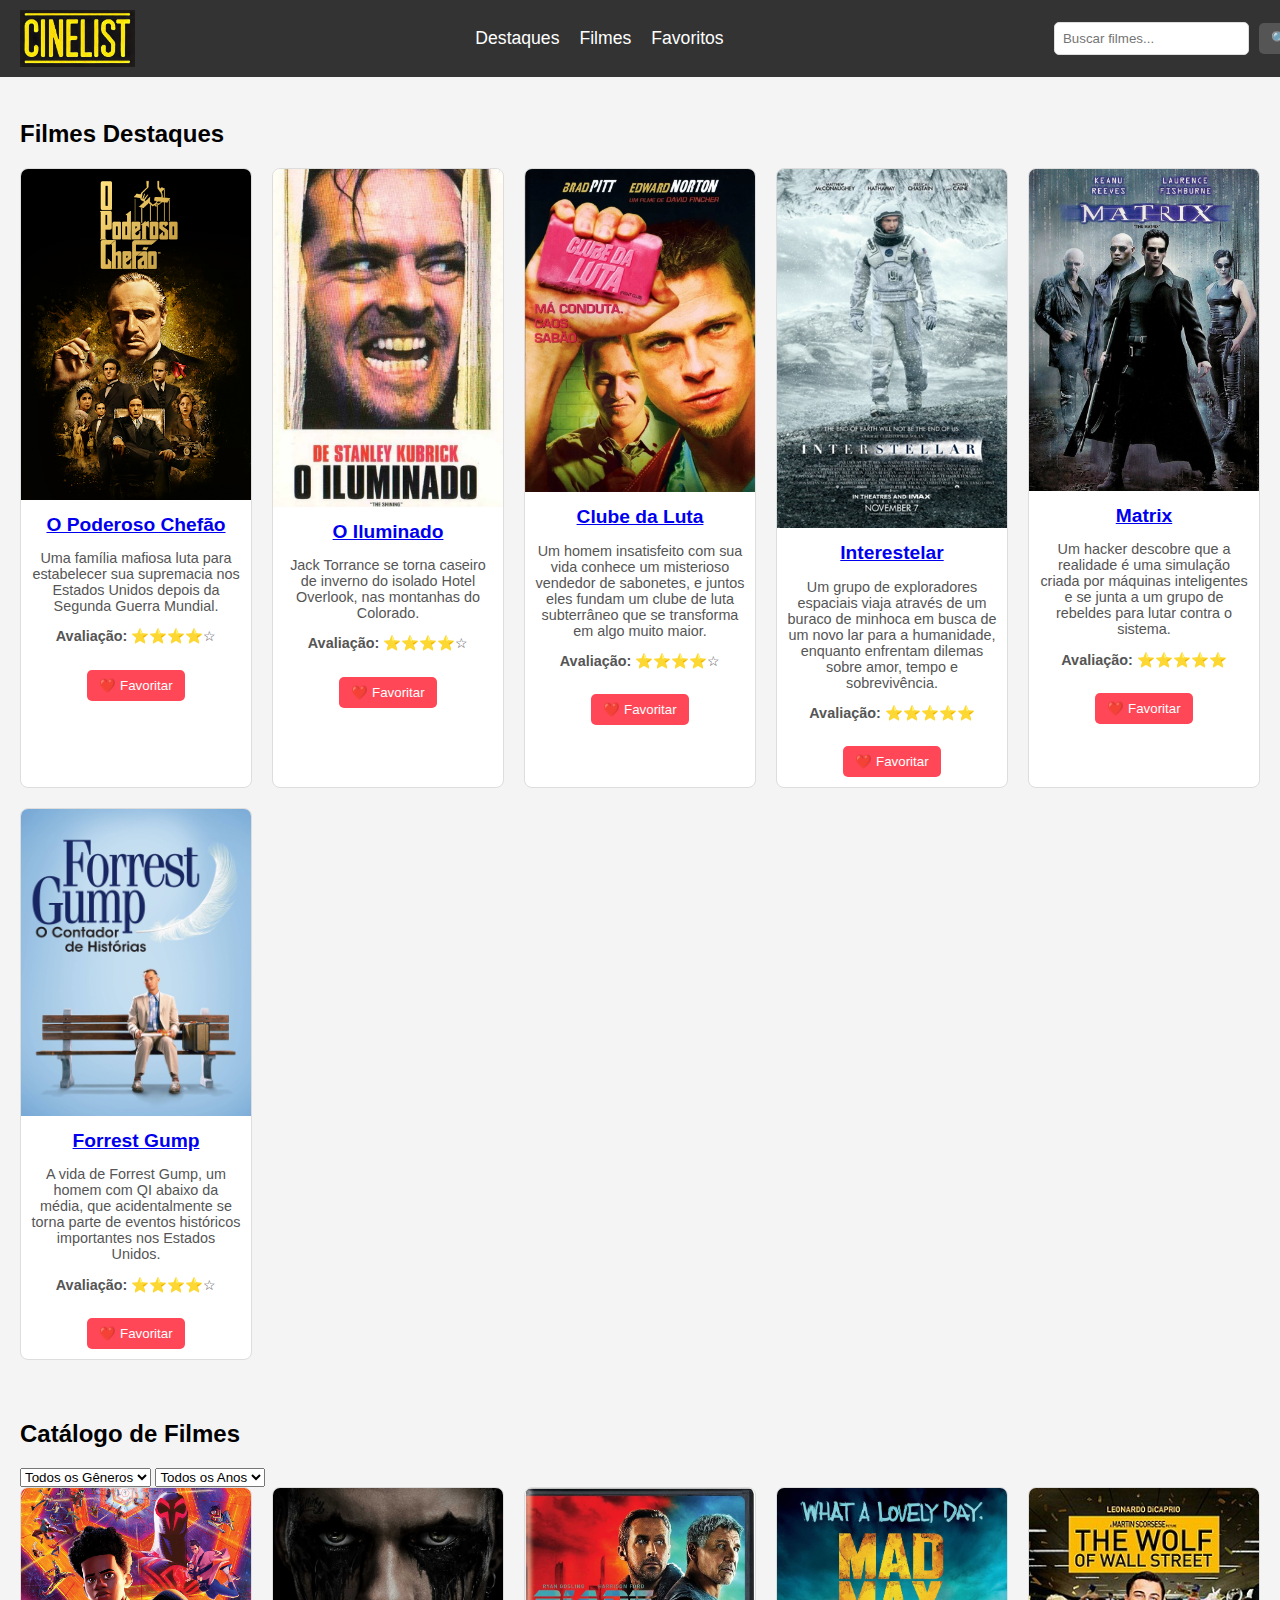
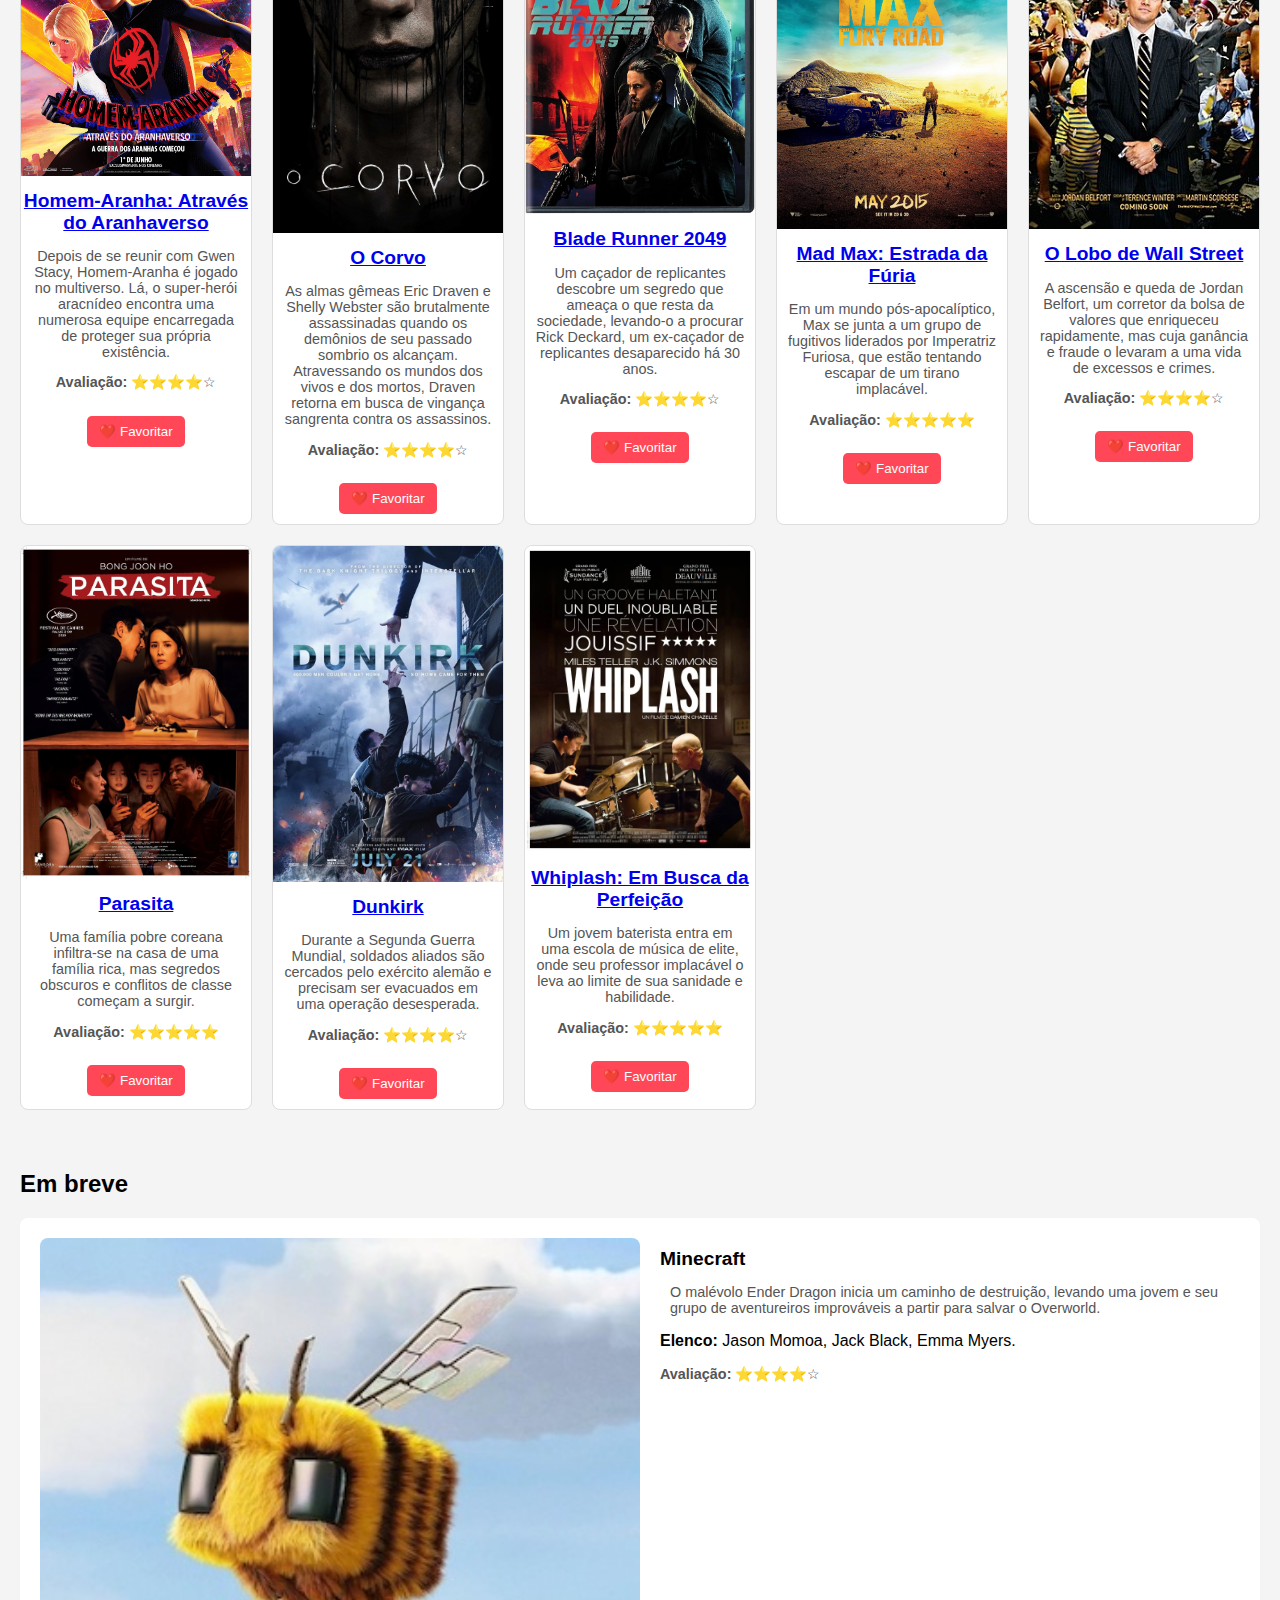
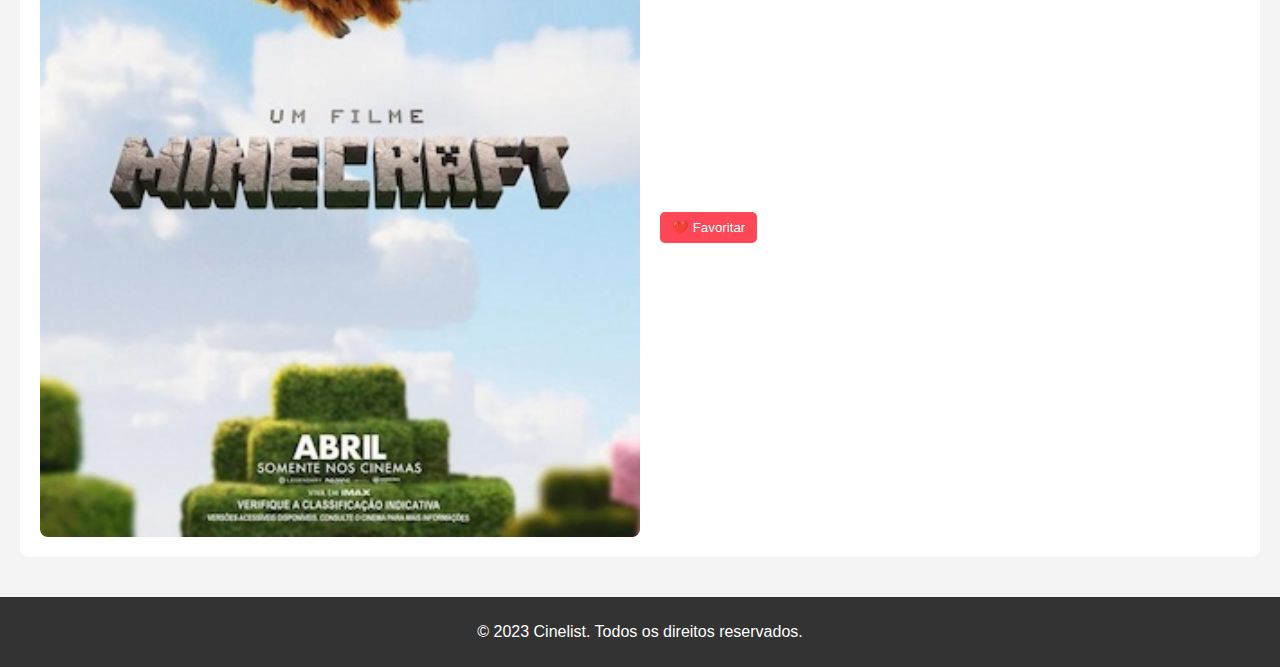
<file: public/index.html>
<!DOCTYPE html>
<html lang="pt-BR">
<head>
    <meta charset="UTF-8">
    <meta name="viewport" content="width=device-width, initial-scale=1.0">
    <title>Cinelist - Catálogo de Filmes</title>
    <link rel="stylesheet" href="styles.css">
</head>
<body>
     <!-- Navbar Fixa -->
     <header class="header">
        <nav class="navbar">
            <div class="logo-container">
                <img src="cinelist.jpg" alt="Cinelist Logo" class="logo">
            </div>
            <ul class="nav-links">
                <li><a href="#destaques">Destaques</a></li>
                <li><a href="#filmes">Filmes</a></li>
                <li><a href="#favoritos">Favoritos</a></li>
            </ul>
            <form class="search-form">
                <input type="text" placeholder="Buscar filmes..." class="search-input">
                <button type="submit" class="search-button">🔍</button>
            </form>
        </nav>
    </header>
    <!-- Conteúdo Principal -->
    <main class="main">
        <!-- Seção: Destaques -->
        <section id="destaques" class="section">
            <h2>Filmes Destaques</h2>
            <div class="movie-grid">
                <!-- Filme 1: Poderoso Chefão -->
                <article class="movie-card">
                    <a href="chefão.html">
                        <img src="poderoso chefão.png" alt="O Poderoso Chefão" class="movie-poster">
                        <h3 class="movie-title">O Poderoso Chefão</h3>
                    </a>
                    <p class="movie-synopsis">Uma família mafiosa luta para estabelecer sua supremacia nos Estados Unidos depois da Segunda Guerra Mundial.</p>
                    <p class="movie-rating"><strong>Avaliação:</strong> ⭐⭐⭐⭐☆</p>
                    <button class="favorite-button">❤️ Favoritar</button>
                </article>
                <!-- Filme 2: O iluminado -->
                <article class="movie-card">
                    <a href="iluminado.html">
                        <img src="o iluminado.jpg" alt="O Iluminado" class="movie-poster">
                        <h3 class="movie-title">O Iluminado</h3>
                    </a>
                    <p class="movie-synopsis">Jack Torrance se torna caseiro de inverno do isolado Hotel Overlook, nas montanhas do Colorado.</p>
                    <p class="movie-rating"><strong>Avaliação:</strong> ⭐⭐⭐⭐☆</p>
                    <button class="favorite-button">❤️ Favoritar</button>
                </article>
                <!-- Filme 3: Clube da lutar -->
                <article class="movie-card">
                    <a href="luta.html">
                        <img src="clube da luta.jpg" alt="Clube da Luta" class="movie-poster">
                        <h3 class="movie-title">Clube da Luta</h3>
                    </a>
                    <p class="movie-synopsis">Um homem insatisfeito com sua vida conhece um misterioso vendedor de sabonetes, e juntos eles fundam um clube de luta subterrâneo que se transforma em algo muito maior.</p>
                    <p class="movie-rating"><strong>Avaliação:</strong> ⭐⭐⭐⭐☆</p>
                    <button class="favorite-button">❤️ Favoritar</button>
                </article>
    
                <!-- Filme 4: Interestelar -->
                <article class="movie-card">
                    <a href="interestelar.html">
                        <img src="Interstellar.png" alt="Interestelar" class="movie-poster">
                        <h3 class="movie-title">Interestelar</h3>
                    </a>
                    <p class="movie-synopsis">Um grupo de exploradores espaciais viaja através de um buraco de minhoca em busca de um novo lar para a humanidade, enquanto enfrentam dilemas sobre amor, tempo e sobrevivência.</p>
                    <p class="movie-rating"><strong>Avaliação:</strong> ⭐⭐⭐⭐⭐</p>
                    <button class="favorite-button">❤️ Favoritar</button>
                </article>
    
                <!-- Filme 5: Matrix -->
                <article class="movie-card">
                    <a href="matrix.html">
                        <img src="matrix.jpg" alt="Matrix" class="movie-poster">
                        <h3 class="movie-title">Matrix</h3>
                    </a>
                    <p class="movie-synopsis">Um hacker descobre que a realidade é uma simulação criada por máquinas inteligentes e se junta a um grupo de rebeldes para lutar contra o sistema.</p>
                    <p class="movie-rating"><strong>Avaliação:</strong> ⭐⭐⭐⭐⭐</p>
                    <button class="favorite-button">❤️ Favoritar</button>
                </article>
    
                <!-- Filme 6: Forrest Gump -->
                <article class="movie-card">
                    <a href="gump.html">
                        <img src="gump.jpg" alt="Forrest Gump" class="movie-poster">
                        <h3 class="movie-title">Forrest Gump</h3>
                    </a>
                    <p class="movie-synopsis">A vida de Forrest Gump, um homem com QI abaixo da média, que acidentalmente se torna parte de eventos históricos importantes nos Estados Unidos.</p>
                    <p class="movie-rating"><strong>Avaliação:</strong> ⭐⭐⭐⭐☆</p>
                    <button class="favorite-button">❤️ Favoritar</button>
                </article>
            </div>
        </section>
<!-- Seção: Listagem de Filmes -->
<section id="filmes" class="section">
    <h2>Catálogo de Filmes</h2>
    <div class="filters">
        <select class="filter-select">
            <option value="">Todos os Gêneros</option>
            <option value="acao">Ação</option>
            <option value="drama">Drama</option>
            <option value="comedia">Comédia</option>
        </select>
        <select class="filter-select">
            <option value="">Todos os Anos</option>
            <option value="2023">2023</option>
            <option value="2022">2022</option>
            <option value="2021">2021</option>
        </select>
    </div>
    <div class="movie-grid">
        <!-- Filme 1: Homem-Aranha: Através do Aranhaverso -->
        <article class="movie-card">
            <a href="aranha.html">
                <img src="homem aranha.jpeg" alt="Homem-Aranha: Através do Aranhaverso" class="movie-poster">
                <h3 class="movie-title">Homem-Aranha: Através do Aranhaverso</h3>
            </a>
            <p class="movie-synopsis">Depois de se reunir com Gwen Stacy, Homem-Aranha é jogado no multiverso. Lá, o super-herói aracnídeo encontra uma numerosa equipe encarregada de proteger sua própria existência.</p>
            <p class="movie-rating"><strong>Avaliação:</strong> ⭐⭐⭐⭐☆</p>
            <button class="favorite-button">❤️ Favoritar</button>
        </article>

        <!-- Filme 2: O Corvo -->
        <article class="movie-card">
            <a href="corvo.html">
                <img src="corvo.jpeg" alt="O Corvo" class="movie-poster">
                <h3 class="movie-title">O Corvo</h3>
            </a>
            <p class="movie-synopsis">As almas gêmeas Eric Draven e Shelly Webster são brutalmente assassinadas quando os demônios de seu passado sombrio os alcançam. Atravessando os mundos dos vivos e dos mortos, Draven retorna em busca de vingança sangrenta contra os assassinos.</p>
            <p class="movie-rating"><strong>Avaliação:</strong> ⭐⭐⭐⭐☆</p>
            <button class="favorite-button">❤️ Favoritar</button>
        </article>

        <!-- Filme 3: Blade Runner 2049 -->
        <article class="movie-card">
            <a href="runner.html">
                <img src="runner.jpg" alt="Blade Runner 2049" class="movie-poster">
                <h3 class="movie-title">Blade Runner 2049</h3>
            </a>
            <p class="movie-synopsis">Um caçador de replicantes descobre um segredo que ameaça o que resta da sociedade, levando-o a procurar Rick Deckard, um ex-caçador de replicantes desaparecido há 30 anos.</p>
            <p class="movie-rating"><strong>Avaliação:</strong> ⭐⭐⭐⭐☆</p>
            <button class="favorite-button">❤️ Favoritar</button>
        </article>

        <!-- Filme 4: Mad Max: Estrada da Fúria -->
        <article class="movie-card">
            <a href="max.html">
                <img src="max.jpg" alt="Mad Max: Estrada da Fúria" class="movie-poster">
                <h3 class="movie-title">Mad Max: Estrada da Fúria</h3>
            </a>
            <p class="movie-synopsis">Em um mundo pós-apocalíptico, Max se junta a um grupo de fugitivos liderados por Imperatriz Furiosa, que estão tentando escapar de um tirano implacável.</p>
            <p class="movie-rating"><strong>Avaliação:</strong> ⭐⭐⭐⭐⭐</p>
            <button class="favorite-button">❤️ Favoritar</button>
        </article>

        <!-- Filme 5: O Lobo de Wall Street -->
        <article class="movie-card">
            <a href="street.html">
                <img src="street.jpg" alt="O Lobo de Wall Street" class="movie-poster">
                <h3 class="movie-title">O Lobo de Wall Street</h3>
            </a>
            <p class="movie-synopsis">A ascensão e queda de Jordan Belfort, um corretor da bolsa de valores que enriqueceu rapidamente, mas cuja ganância e fraude o levaram a uma vida de excessos e crimes.</p>
            <p class="movie-rating"><strong>Avaliação:</strong> ⭐⭐⭐⭐☆</p>
            <button class="favorite-button">❤️ Favoritar</button>
        </article>

        <!-- Filme 6: Parasita -->
        <article class="movie-card">
            <a href="parasita.html">
                <img src="parasita.jpg" alt="Parasita" class="movie-poster">
                <h3 class="movie-title">Parasita</h3>
            </a>
            <p class="movie-synopsis">Uma família pobre coreana infiltra-se na casa de uma família rica, mas segredos obscuros e conflitos de classe começam a surgir.</p>
            <p class="movie-rating"><strong>Avaliação:</strong> ⭐⭐⭐⭐⭐</p>
            <button class="favorite-button">❤️ Favoritar</button>
        </article>

        <!-- Filme 7: Dunkirk -->
        <article class="movie-card">
            <a href="dunkirk.html">
                <img src="dunkirk.jpg" alt="Dunkirk" class="movie-poster">
                <h3 class="movie-title">Dunkirk</h3>
            </a>
            <p class="movie-synopsis">Durante a Segunda Guerra Mundial, soldados aliados são cercados pelo exército alemão e precisam ser evacuados em uma operação desesperada.</p>
            <p class="movie-rating"><strong>Avaliação:</strong> ⭐⭐⭐⭐☆</p>
            <button class="favorite-button">❤️ Favoritar</button>
        </article>

        <!-- Filme 8: Whiplash: Em Busca da Perfeição -->
        <article class="movie-card">
            <a href="whiplash.html">
                <img src="whiplash.jpg" alt="Whiplash: Em Busca da Perfeição" class="movie-poster">
                <h3 class="movie-title">Whiplash: Em Busca da Perfeição</h3>
            </a>
            <p class="movie-synopsis">Um jovem baterista entra em uma escola de música de elite, onde seu professor implacável o leva ao limite de sua sanidade e habilidade.</p>
            <p class="movie-rating"><strong>Avaliação:</strong> ⭐⭐⭐⭐⭐</p>
            <button class="favorite-button">❤️ Favoritar</button>
        </article>
    </div>
</section>
  <!-- Seção: Em breve-->
  <section id="detalhes" class="section">
    <h2>Em breve</h2>
    <article class="movie-details">
        <img src="minecraft.jpg" alt="Minecraft" class="movie-details-poster">
        <div class="movie-info">
            <h3 class="movie-title">Minecraft</h3>
            <p class="movie-synopsis">O malévolo Ender Dragon inicia um caminho de destruição, levando uma jovem e seu grupo de aventureiros improváveis a partir para salvar o Overworld.</p>
            <p class="movie-cast"><strong>Elenco:</strong> Jason Momoa, Jack Black, Emma  Myers.</p>
            <p class="movie-rating"><strong>Avaliação:</strong> ⭐⭐⭐⭐☆</p>
            <iframe class="movie-trailer" src="https://www.youtube.com/watch?v=EVKYAAES6JQ" frameborder="0" allowfullscreen></iframe>
            <button class="favorite-button">❤️ Favoritar</button>
        </div>
    </article>
</section>
</main>
  <!-- Rodapé -->
  <footer class="footer">
    <p>&copy; 2023 Cinelist. Todos os direitos reservados.</p>
</footer>
</body>
</html>

</body>
</html>
</file>
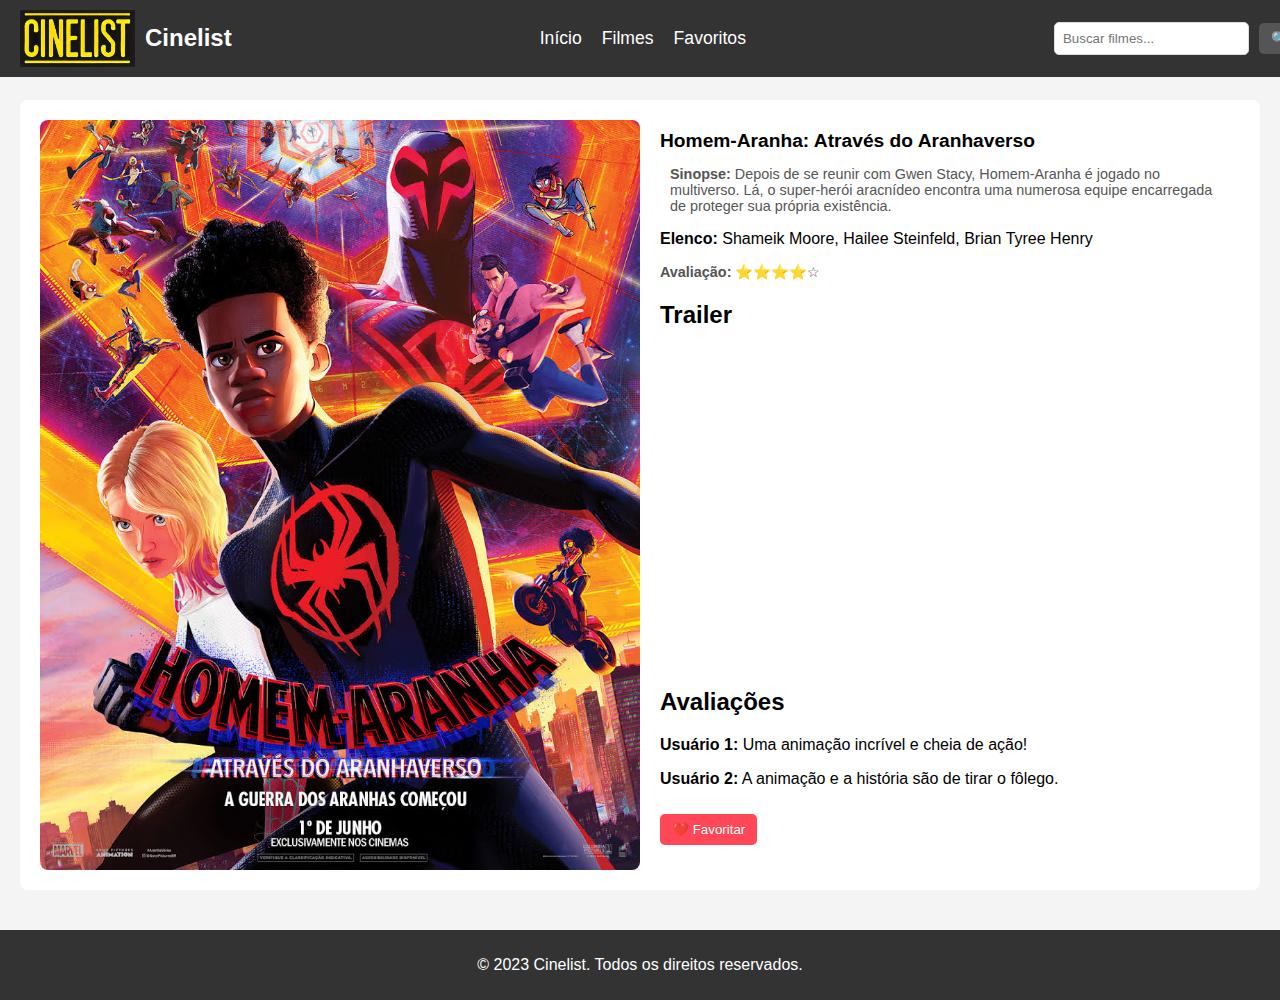
<file: public/aranha.html>
<!DOCTYPE html>
<html lang="pt-BR">
<head>
    <meta charset="UTF-8">
    <meta name="viewport" content="width=device-width, initial-scale=1.0">
    <title>Homem-Aranha: Através do Aranhaverso - Cinelist</title>
    <link rel="stylesheet" href="styles.css">
</head>
<body>
    <!-- Navbar Fixa -->
    <header class="header">
        <nav class="navbar">
            <div class="logo-container">
                <img src="cinelist.jpg" alt="Cinelist Logo" class="logo">
                <h1 class="logo-text">Cinelist</h1>
            </div>
            <ul class="nav-links">
                <li><a href="index.html">Início</a></li>
                <li><a href="#filmes">Filmes</a></li>
                <li><a href="#favoritos">Favoritos</a></li>
            </ul>
            <form class="search-form">
                <input type="text" placeholder="Buscar filmes..." class="search-input">
                <button type="submit" class="search-button">🔍</button>
            </form>
        </nav>
    </header>

    <!-- Conteúdo Principal -->
    <main class="main">
        <section class="section">
            <article class="movie-details">
                <img src="homem aranha.jpeg" alt="Homem-Aranha: Através do Aranhaverso" class="movie-details-poster"> 
                <div class="movie-info">
                    <h1 class="movie-title">Homem-Aranha: Através do Aranhaverso</h1>
                    <p class="movie-synopsis"><strong>Sinopse:</strong> Depois de se reunir com Gwen Stacy, Homem-Aranha é jogado no multiverso. Lá, o super-herói aracnídeo encontra uma numerosa equipe encarregada de proteger sua própria existência.</p>
                    <p class="movie-cast"><strong>Elenco:</strong> Shameik Moore, Hailee Steinfeld, Brian Tyree Henry</p>
                    <p class="movie-rating"><strong>Avaliação:</strong> ⭐⭐⭐⭐☆</p>
                    <div class="trailer">
                        <h2>Trailer</h2>
                        <iframe width="560" height="315" src="https://www.youtube.com/embed/cqGjhVJWtEg" frameborder="0" allowfullscreen></iframe>
                    </div>
                    <div class="reviews">
                        <h2>Avaliações</h2>
                        <p><strong>Usuário 1:</strong> Uma animação incrível e cheia de ação!</p>
                        <p><strong>Usuário 2:</strong> A animação e a história são de tirar o fôlego.</p>
                    </div>
                    <button class="favorite-button">❤️ Favoritar</button>
                </div>
            </article>
        </section>
    </main>

    <!-- Rodapé -->
    <footer class="footer">
        <p>&copy; 2023 Cinelist. Todos os direitos reservados.</p>
    </footer>
</body>
</html>
</file>
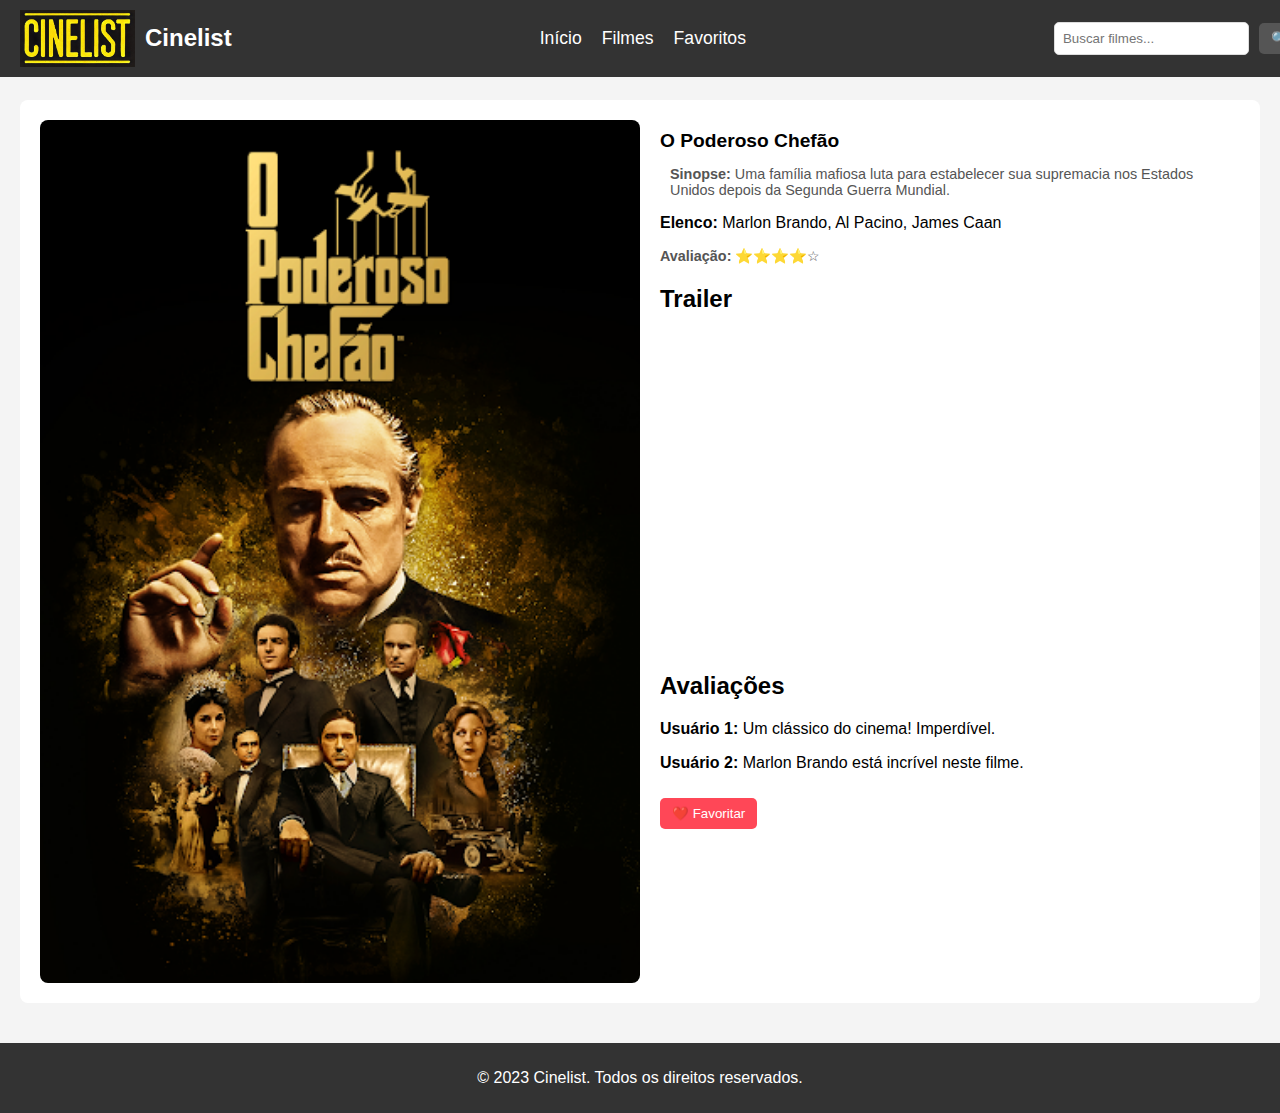
<file: public/chefão.html>
<!DOCTYPE html>
<html lang="pt-BR">
<head>
    <meta charset="UTF-8">
    <meta name="viewport" content="width=device-width, initial-scale=1.0">
    <title>O Poderoso Chefão - Cinelist</title>
    <link rel="stylesheet" href="styles.css">
</head>
<body>
    <!-- Navbar Fixa -->
    <header class="header">
        <nav class="navbar">
            <div class="logo-container">
                <img src="cinelist.jpg" alt="Cinelist Logo" class="logo">
                <h1 class="logo-text">Cinelist</h1>
            </div>
            <ul class="nav-links">
                <li><a href="index.html">Início</a></li>
                <li><a href="#filmes">Filmes</a></li>
                <li><a href="#favoritos">Favoritos</a></li>
            </ul>
            <form class="search-form">
                <input type="text" placeholder="Buscar filmes..." class="search-input">
                <button type="submit" class="search-button">🔍</button>
            </form>
        </nav>
    </header>

    <!-- Conteúdo Principal -->
    <main class="main">
        <section class="section">
            <article class="movie-details">
                <img src="poderoso chefão.png" alt="O Poderoso Chefão" class="movie-details-poster">
                <div class="movie-info">
                    <h1 class="movie-title">O Poderoso Chefão</h1>
                    <p class="movie-synopsis"><strong>Sinopse:</strong> Uma família mafiosa luta para estabelecer sua supremacia nos Estados Unidos depois da Segunda Guerra Mundial.</p>
                    <p class="movie-cast"><strong>Elenco:</strong> Marlon Brando, Al Pacino, James Caan</p>
                    <p class="movie-rating"><strong>Avaliação:</strong> ⭐⭐⭐⭐☆</p>
                    <div class="trailer">
                        <h2>Trailer</h2>
                        <iframe width="560" height="315" src="https://www.youtube.com/watch?v=UaVTIH8mujA" frameborder="0" allowfullscreen></iframe>
                    </div>
                    <div class="reviews">
                        <h2>Avaliações</h2>
                        <p><strong>Usuário 1:</strong> Um clássico do cinema! Imperdível.</p>
                        <p><strong>Usuário 2:</strong> Marlon Brando está incrível neste filme.</p>
                    </div>
                    <button class="favorite-button">❤️ Favoritar</button>
                </div>
            </article>
        </section>
    </main>

    <!-- Rodapé -->
    <footer class="footer">
        <p>&copy; 2023 Cinelist. Todos os direitos reservados.</p>
    </footer>
</body>
</html>
</file>
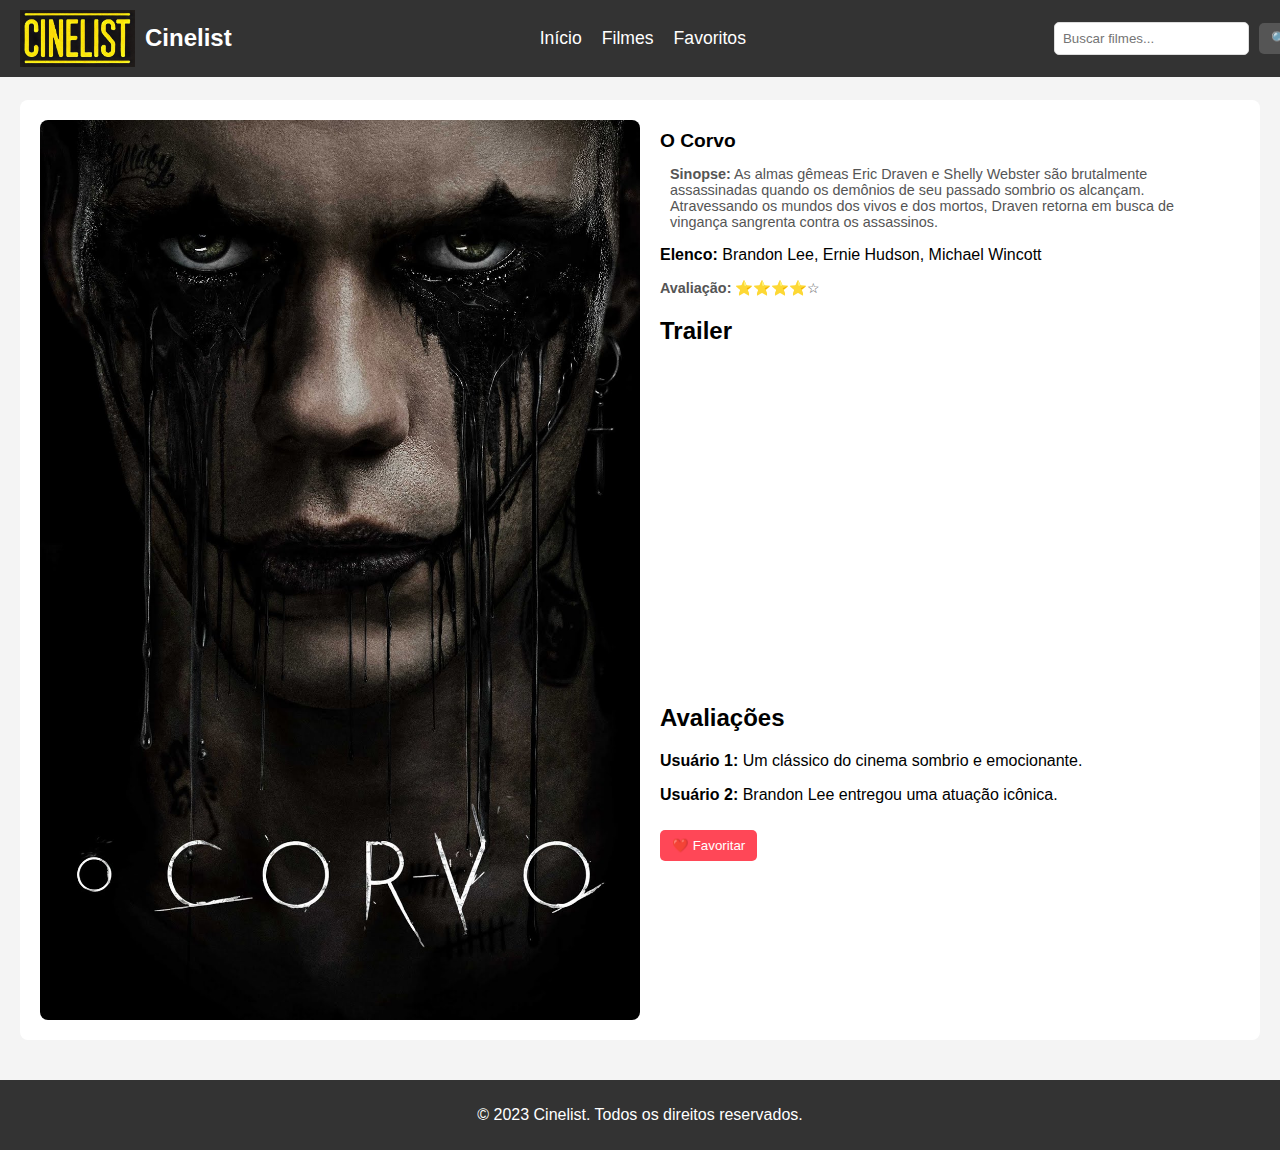
<file: public/corvo.html>
<!DOCTYPE html>
<html lang="pt-BR">
<head>
    <meta charset="UTF-8">
    <meta name="viewport" content="width=device-width, initial-scale=1.0">
    <title>O Corvo - Cinelist</title>
    <link rel="stylesheet" href="styles.css">
</head>
<body>
    <!-- Navbar Fixa -->
    <header class="header">
        <nav class="navbar">
            <div class="logo-container">
                <img src="cinelist.jpg" alt="Cinelist Logo" class="logo">
                <h1 class="logo-text">Cinelist</h1>
            </div>
            <ul class="nav-links">
                <li><a href="index.html">Início</a></li>
                <li><a href="#filmes">Filmes</a></li>
                <li><a href="#favoritos">Favoritos</a></li>
            </ul>
            <form class="search-form">
                <input type="text" placeholder="Buscar filmes..." class="search-input">
                <button type="submit" class="search-button">🔍</button>
            </form>
        </nav>
    </header>

    <!-- Conteúdo Principal -->
    <main class="main">
        <section class="section">
            <article class="movie-details">
                <img src="corvo.jpeg" alt="O Corvo" class="movie-details-poster">
                <div class="movie-info">
                    <h1 class="movie-title">O Corvo</h1>
                    <p class="movie-synopsis"><strong>Sinopse:</strong> As almas gêmeas Eric Draven e Shelly Webster são brutalmente assassinadas quando os demônios de seu passado sombrio os alcançam. Atravessando os mundos dos vivos e dos mortos, Draven retorna em busca de vingança sangrenta contra os assassinos.</p>
                    <p class="movie-cast"><strong>Elenco:</strong> Brandon Lee, Ernie Hudson, Michael Wincott</p>
                    <p class="movie-rating"><strong>Avaliação:</strong> ⭐⭐⭐⭐☆</p>
                    <div class="trailer">
                        <h2>Trailer</h2>
                        <iframe width="560" height="315" src="https://www.youtube.com/embed/7WY8xJGY2Wk" frameborder="0" allowfullscreen></iframe>
                    </div>
                    <div class="reviews">
                        <h2>Avaliações</h2>
                        <p><strong>Usuário 1:</strong> Um clássico do cinema sombrio e emocionante.</p>
                        <p><strong>Usuário 2:</strong> Brandon Lee entregou uma atuação icônica.</p>
                    </div>
                    <button class="favorite-button">❤️ Favoritar</button>
                </div>
            </article>
        </section>
    </main>

    <!-- Rodapé -->
    <footer class="footer">
        <p>&copy; 2023 Cinelist. Todos os direitos reservados.</p>
    </footer>
</body>
</html>
</file>
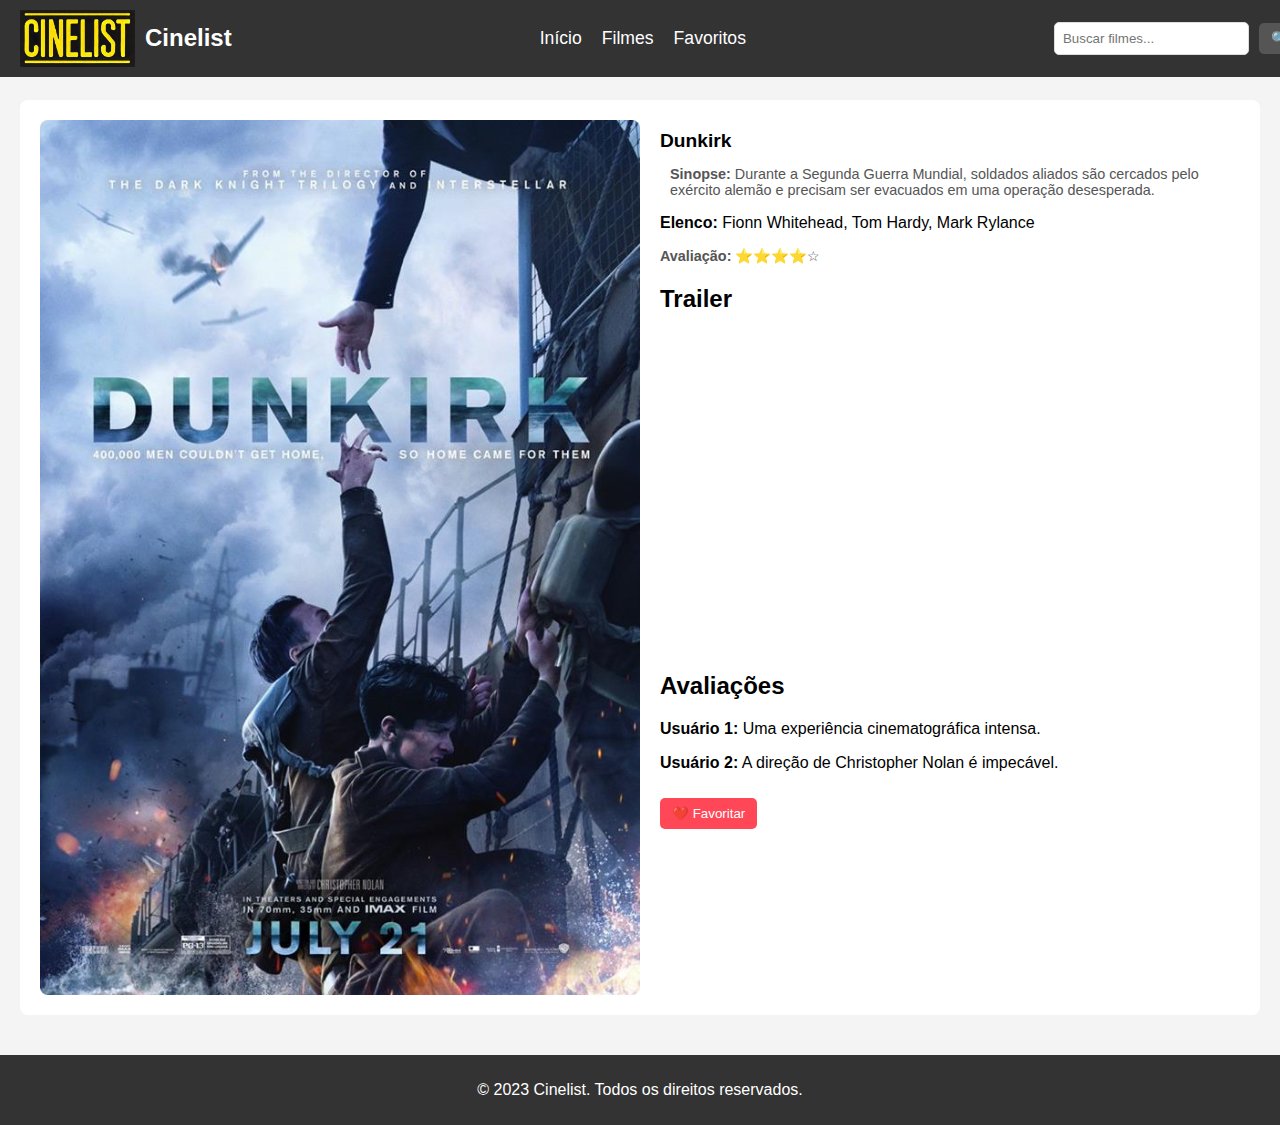
<file: public/dunkirk.html>
<!DOCTYPE html>
<html lang="pt-BR">
<head>
    <meta charset="UTF-8">
    <meta name="viewport" content="width=device-width, initial-scale=1.0">
    <title>Dunkirk - Cinelist</title>
    <link rel="stylesheet" href="styles.css">
</head>
<body>
    <!-- Navbar Fixa -->
    <header class="header">
        <nav class="navbar">
            <div class="logo-container">
                <img src="cinelist.jpg" alt="Cinelist Logo" class="logo">
                <h1 class="logo-text">Cinelist</h1>
            </div>
            <ul class="nav-links">
                <li><a href="index.html">Início</a></li>
                <li><a href="#filmes">Filmes</a></li>
                <li><a href="#favoritos">Favoritos</a></li>
            </ul>
            <form class="search-form">
                <input type="text" placeholder="Buscar filmes..." class="search-input">
                <button type="submit" class="search-button">🔍</button>
            </form>
        </nav>
    </header>

    <!-- Conteúdo Principal -->
    <main class="main">
        <section class="section">
            <article class="movie-details">
                <img src="dunkirk.jpg" alt="Dunkirk" class="movie-details-poster">
                <div class="movie-info">
                    <h1 class="movie-title">Dunkirk</h1>
                    <p class="movie-synopsis"><strong>Sinopse:</strong> Durante a Segunda Guerra Mundial, soldados aliados são cercados pelo exército alemão e precisam ser evacuados em uma operação desesperada.</p>
                    <p class="movie-cast"><strong>Elenco:</strong> Fionn Whitehead, Tom Hardy, Mark Rylance</p>
                    <p class="movie-rating"><strong>Avaliação:</strong> ⭐⭐⭐⭐☆</p>
                    <div class="trailer">
                        <h2>Trailer</h2>
                        <iframe width="560" height="315" src="https://www.youtube.com/embed/F-eMt3SrfFU" frameborder="0" allowfullscreen></iframe>
                    </div>
                    <div class="reviews">
                        <h2>Avaliações</h2>
                        <p><strong>Usuário 1:</strong> Uma experiência cinematográfica intensa.</p>
                        <p><strong>Usuário 2:</strong> A direção de Christopher Nolan é impecável.</p>
                    </div>
                    <button class="favorite-button">❤️ Favoritar</button>
                </div>
            </article>
        </section>
    </main>

    <!-- Rodapé -->
    <footer class="footer">
        <p>&copy; 2023 Cinelist. Todos os direitos reservados.</p>
    </footer>
</body>
</html>
</file>
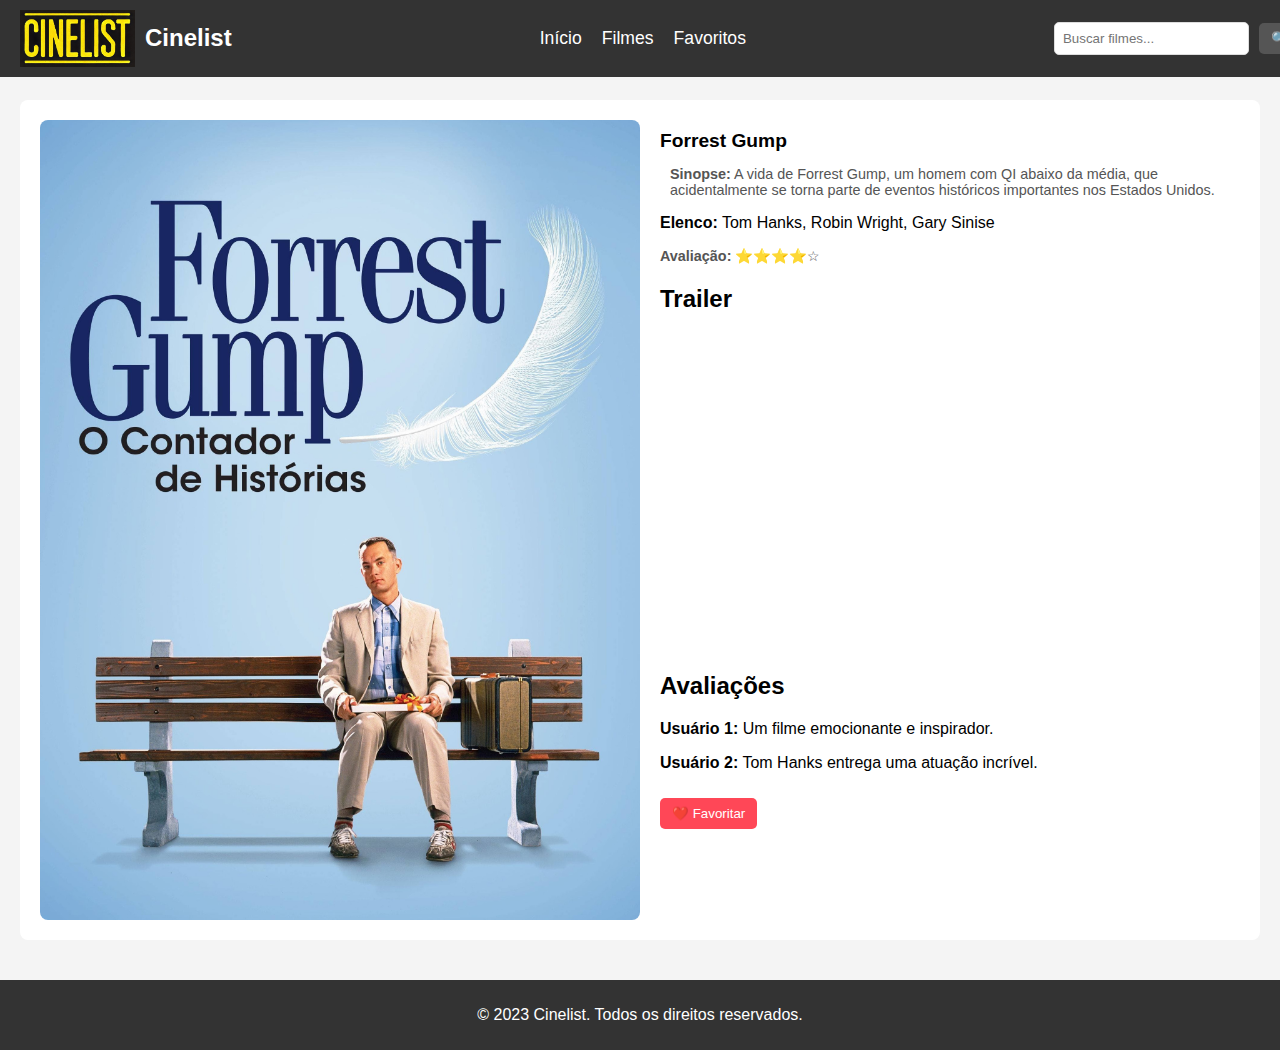
<file: public/gump.html>
<!DOCTYPE html>
<html lang="pt-BR">
<head>
    <meta charset="UTF-8">
    <meta name="viewport" content="width=device-width, initial-scale=1.0">
    <title>Forrest Gump - Cinelist</title>
    <link rel="stylesheet" href="styles.css">
</head>
<body>
    <!-- Navbar Fixa -->
    <header class="header">
        <nav class="navbar">
            <div class="logo-container">
                <img src="cinelist.jpg" alt="Cinelist Logo" class="logo">
                <h1 class="logo-text">Cinelist</h1>
            </div>
            <ul class="nav-links">
                <li><a href="index.html">Início</a></li>
                <li><a href="#filmes">Filmes</a></li>
                <li><a href="#favoritos">Favoritos</a></li>
            </ul>
            <form class="search-form">
                <input type="text" placeholder="Buscar filmes..." class="search-input">
                <button type="submit" class="search-button">🔍</button>
            </form>
        </nav>
    </header>

    <!-- Conteúdo Principal -->
    <main class="main">
        <section class="section">
            <article class="movie-details">
                <img src="gump.jpg" alt="Forrest Gump" class="movie-details-poster">
                <div class="movie-info">
                    <h1 class="movie-title">Forrest Gump</h1>
                    <p class="movie-synopsis"><strong>Sinopse:</strong> A vida de Forrest Gump, um homem com QI abaixo da média, que acidentalmente se torna parte de eventos históricos importantes nos Estados Unidos.</p>
                    <p class="movie-cast"><strong>Elenco:</strong> Tom Hanks, Robin Wright, Gary Sinise</p>
                    <p class="movie-rating"><strong>Avaliação:</strong> ⭐⭐⭐⭐☆</p>
                    <div class="trailer">
                        <h2>Trailer</h2>
                        <iframe width="560" height="315" src="https://www.youtube.com/embed/bLvqoHBptjg" frameborder="0" allowfullscreen></iframe>
                    </div>
                    <div class="reviews">
                        <h2>Avaliações</h2>
                        <p><strong>Usuário 1:</strong> Um filme emocionante e inspirador.</p>
                        <p><strong>Usuário 2:</strong> Tom Hanks entrega uma atuação incrível.</p>
                    </div>
                    <button class="favorite-button">❤️ Favoritar</button>
                </div>
            </article>
        </section>
    </main>

    <!-- Rodapé -->
    <footer class="footer">
        <p>&copy; 2023 Cinelist. Todos os direitos reservados.</p>
    </footer>
</body>
</html>
</file>
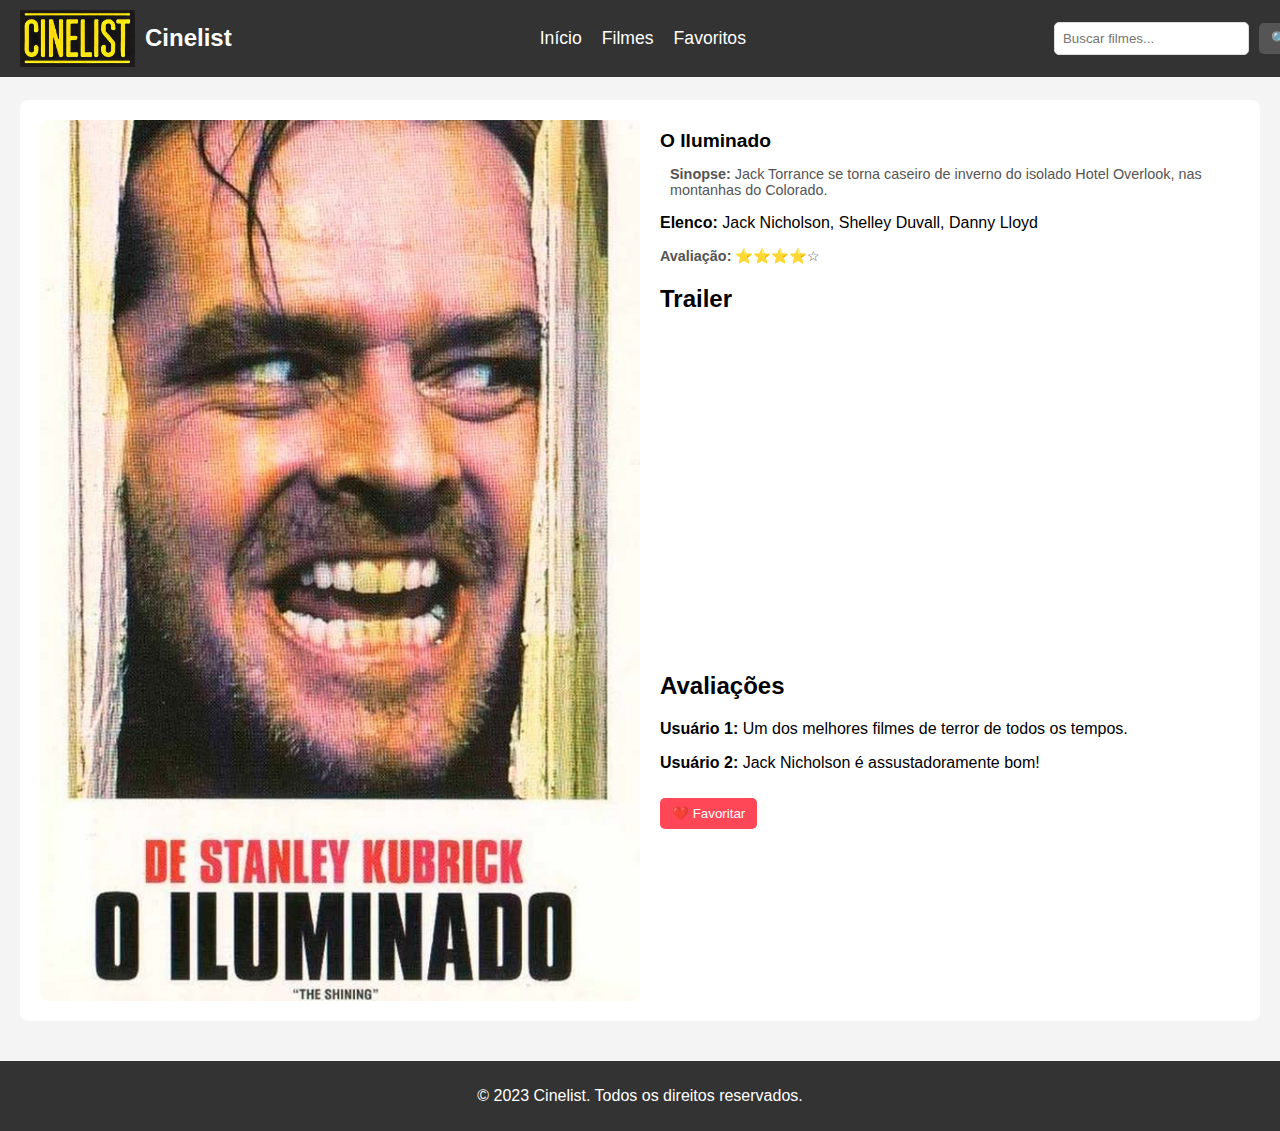
<file: public/iluminado.html>
<!DOCTYPE html>
<html lang="pt-BR">
<head>
    <meta charset="UTF-8">
    <meta name="viewport" content="width=device-width, initial-scale=1.0">
    <title>O Iluminado - Cinelist</title>
    <link rel="stylesheet" href="styles.css">
</head>
<body>
    <!-- Navbar Fixa -->
    <header class="header">
        <nav class="navbar">
            <div class="logo-container">
                <img src="cinelist.jpg" alt="Cinelist Logo" class="logo">
                <h1 class="logo-text">Cinelist</h1>
            </div>
            <ul class="nav-links">
                <li><a href="index.html">Início</a></li>
                <li><a href="#filmes">Filmes</a></li>
                <li><a href="#favoritos">Favoritos</a></li>
            </ul>
            <form class="search-form">
                <input type="text" placeholder="Buscar filmes..." class="search-input">
                <button type="submit" class="search-button">🔍</button>
            </form>
        </nav>
    </header>

    <!-- Conteúdo Principal -->
    <main class="main">
        <section class="section">
            <article class="movie-details">
                <img src="o iluminado.jpg" alt="O Iluminado" class="movie-details-poster">
                <div class="movie-info">
                    <h1 class="movie-title">O Iluminado</h1>
                    <p class="movie-synopsis"><strong>Sinopse:</strong> Jack Torrance se torna caseiro de inverno do isolado Hotel Overlook, nas montanhas do Colorado.</p>
                    <p class="movie-cast"><strong>Elenco:</strong> Jack Nicholson, Shelley Duvall, Danny Lloyd</p>
                    <p class="movie-rating"><strong>Avaliação:</strong> ⭐⭐⭐⭐☆</p>
                    <div class="trailer">
                        <h2>Trailer</h2>
                        <iframe width="560" height="315" src="https://www.youtube.com/embed/5Cb3ik6zP2I" frameborder="0" allowfullscreen></iframe>
                    </div>
                    <div class="reviews">
                        <h2>Avaliações</h2>
                        <p><strong>Usuário 1:</strong> Um dos melhores filmes de terror de todos os tempos.</p>
                        <p><strong>Usuário 2:</strong> Jack Nicholson é assustadoramente bom!</p>
                    </div>
                    <button class="favorite-button">❤️ Favoritar</button>
                </div>
            </article>
        </section>
    </main>

    <!-- Rodapé -->
    <footer class="footer">
        <p>&copy; 2023 Cinelist. Todos os direitos reservados.</p>
    </footer>
</body>
</html>
</file>
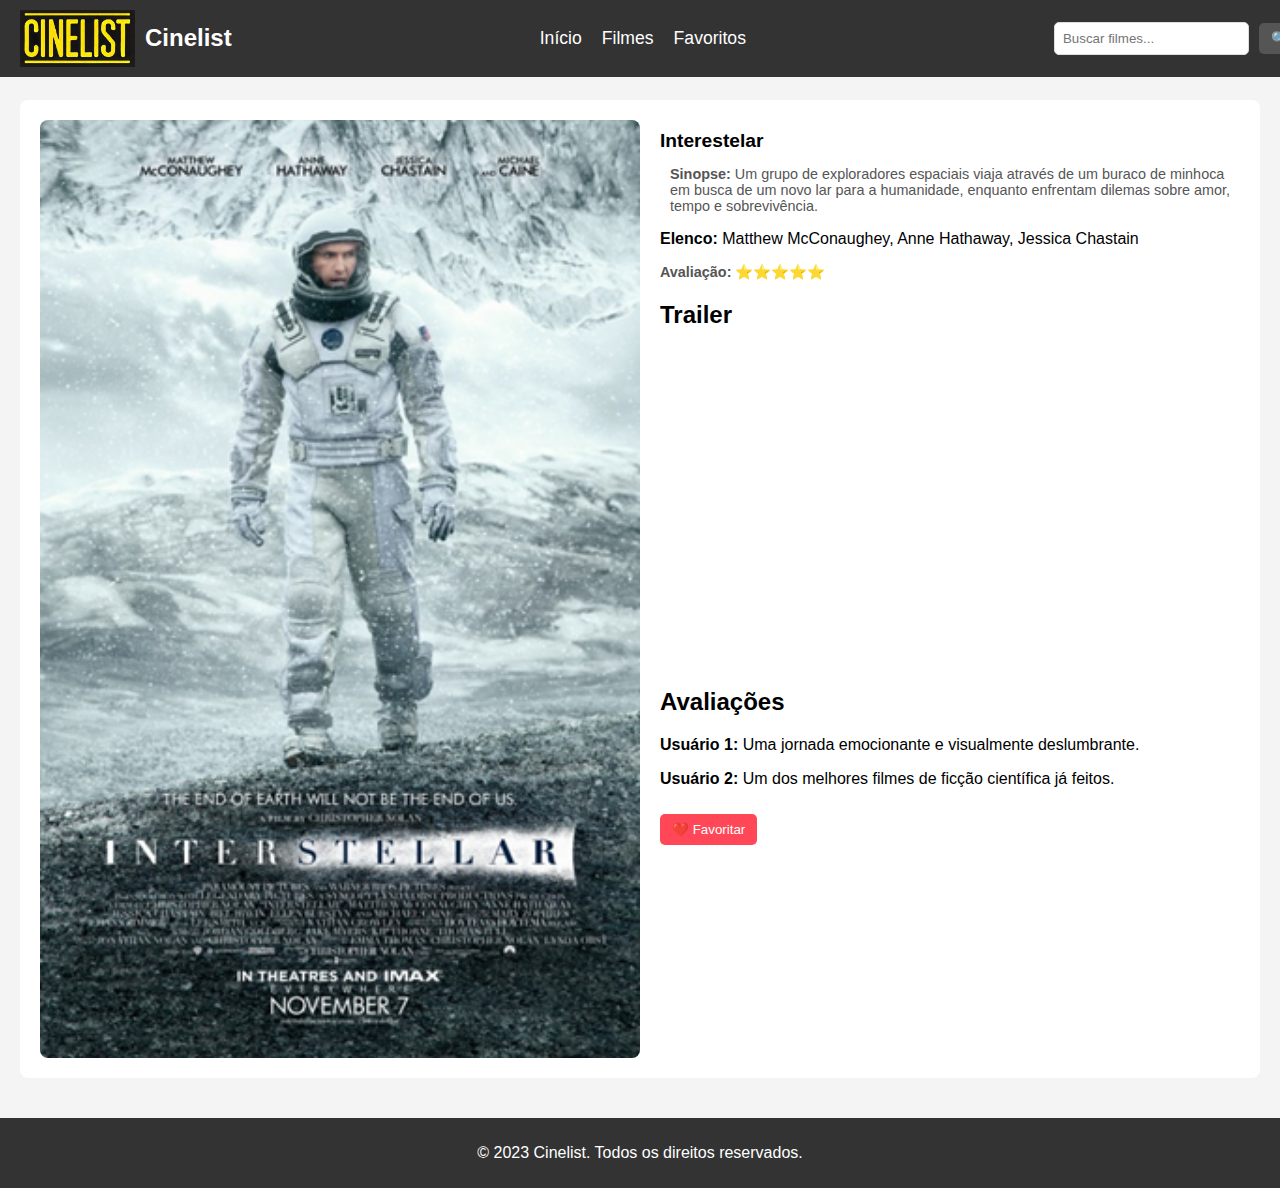
<file: public/interestelar.html>
<!DOCTYPE html>
<html lang="pt-BR">
<head>
    <meta charset="UTF-8">
    <meta name="viewport" content="width=device-width, initial-scale=1.0">
    <title>Interestelar - Cinelist</title>
    <link rel="stylesheet" href="styles.css">
</head>
<body>
    <!-- Navbar Fixa -->
    <header class="header">
        <nav class="navbar">
            <div class="logo-container">
                <img src="cinelist.jpg" alt="Cinelist Logo" class="logo">
                <h1 class="logo-text">Cinelist</h1>
            </div>
            <ul class="nav-links">
                <li><a href="index.html">Início</a></li>
                <li><a href="#filmes">Filmes</a></li>
                <li><a href="#favoritos">Favoritos</a></li>
            </ul>
            <form class="search-form">
                <input type="text" placeholder="Buscar filmes..." class="search-input">
                <button type="submit" class="search-button">🔍</button>
            </form>
        </nav>
    </header>

    <!-- Conteúdo Principal -->
    <main class="main">
        <section class="section">
            <article class="movie-details">
                <img src="Interstellar.png" alt="Interestelar" class="movie-details-poster">
                <div class="movie-info">
                    <h1 class="movie-title">Interestelar</h1>
                    <p class="movie-synopsis"><strong>Sinopse:</strong> Um grupo de exploradores espaciais viaja através de um buraco de minhoca em busca de um novo lar para a humanidade, enquanto enfrentam dilemas sobre amor, tempo e sobrevivência.</p>
                    <p class="movie-cast"><strong>Elenco:</strong> Matthew McConaughey, Anne Hathaway, Jessica Chastain</p>
                    <p class="movie-rating"><strong>Avaliação:</strong> ⭐⭐⭐⭐⭐</p>
                    <div class="trailer">
                        <h2>Trailer</h2>
                        <iframe width="560" height="315" src="https://www.youtube.com/embed/zSWdZVtXT7E" frameborder="0" allowfullscreen></iframe>
                    </div>
                    <div class="reviews">
                        <h2>Avaliações</h2>
                        <p><strong>Usuário 1:</strong> Uma jornada emocionante e visualmente deslumbrante.</p>
                        <p><strong>Usuário 2:</strong> Um dos melhores filmes de ficção científica já feitos.</p>
                    </div>
                    <button class="favorite-button">❤️ Favoritar</button>
                </div>
            </article>
        </section>
    </main>

    <!-- Rodapé -->
    <footer class="footer">
        <p>&copy; 2023 Cinelist. Todos os direitos reservados.</p>
    </footer>
</body>
</html>
</file>
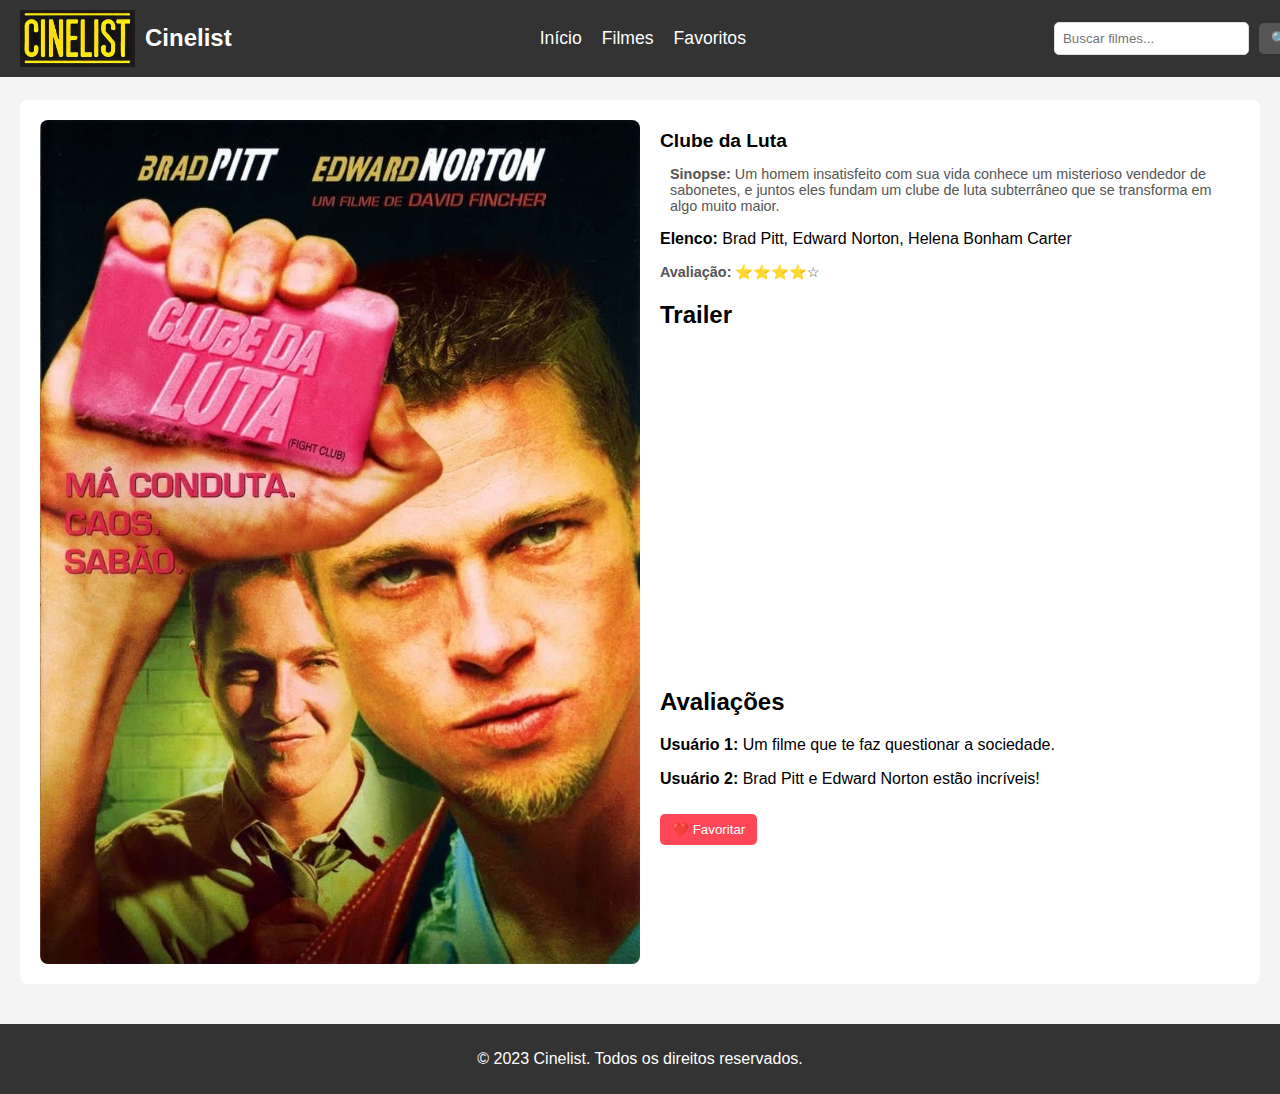
<file: public/luta.html>
<!DOCTYPE html>
<html lang="pt-BR">
<head>
    <meta charset="UTF-8">
    <meta name="viewport" content="width=device-width, initial-scale=1.0">
    <title>Clube da Luta - Cinelist</title>
    <link rel="stylesheet" href="styles.css">
</head>
<body>
    <!-- Navbar Fixa -->
    <header class="header">
        <nav class="navbar">
            <div class="logo-container">
                <img src="cinelist.jpg" alt="Cinelist Logo" class="logo">
                <h1 class="logo-text">Cinelist</h1>
            </div>
            <ul class="nav-links">
                <li><a href="index.html">Início</a></li>
                <li><a href="#filmes">Filmes</a></li>
                <li><a href="#favoritos">Favoritos</a></li>
            </ul>
            <form class="search-form">
                <input type="text" placeholder="Buscar filmes..." class="search-input">
                <button type="submit" class="search-button">🔍</button>
            </form>
        </nav>
    </header>

    <!-- Conteúdo Principal -->
    <main class="main">
        <section class="section">
            <article class="movie-details">
                <img src="clube da luta.jpg" alt="Clube da Luta" class="movie-details-poster">
                <div class="movie-info">
                    <h1 class="movie-title">Clube da Luta</h1>
                    <p class="movie-synopsis"><strong>Sinopse:</strong> Um homem insatisfeito com sua vida conhece um misterioso vendedor de sabonetes, e juntos eles fundam um clube de luta subterrâneo que se transforma em algo muito maior.</p>
                    <p class="movie-cast"><strong>Elenco:</strong> Brad Pitt, Edward Norton, Helena Bonham Carter</p>
                    <p class="movie-rating"><strong>Avaliação:</strong> ⭐⭐⭐⭐☆</p>
                    <div class="trailer">
                        <h2>Trailer</h2>
                        <iframe width="560" height="315" src="https://www.youtube.com/embed/BdJKm16Co6M" frameborder="0" allowfullscreen></iframe>
                    </div>
                    <div class="reviews">
                        <h2>Avaliações</h2>
                        <p><strong>Usuário 1:</strong> Um filme que te faz questionar a sociedade.</p>
                        <p><strong>Usuário 2:</strong> Brad Pitt e Edward Norton estão incríveis!</p>
                    </div>
                    <button class="favorite-button">❤️ Favoritar</button>
                </div>
            </article>
        </section>
    </main>

    <!-- Rodapé -->
    <footer class="footer">
        <p>&copy; 2023 Cinelist. Todos os direitos reservados.</p>
    </footer>
</body>
</html>
</file>
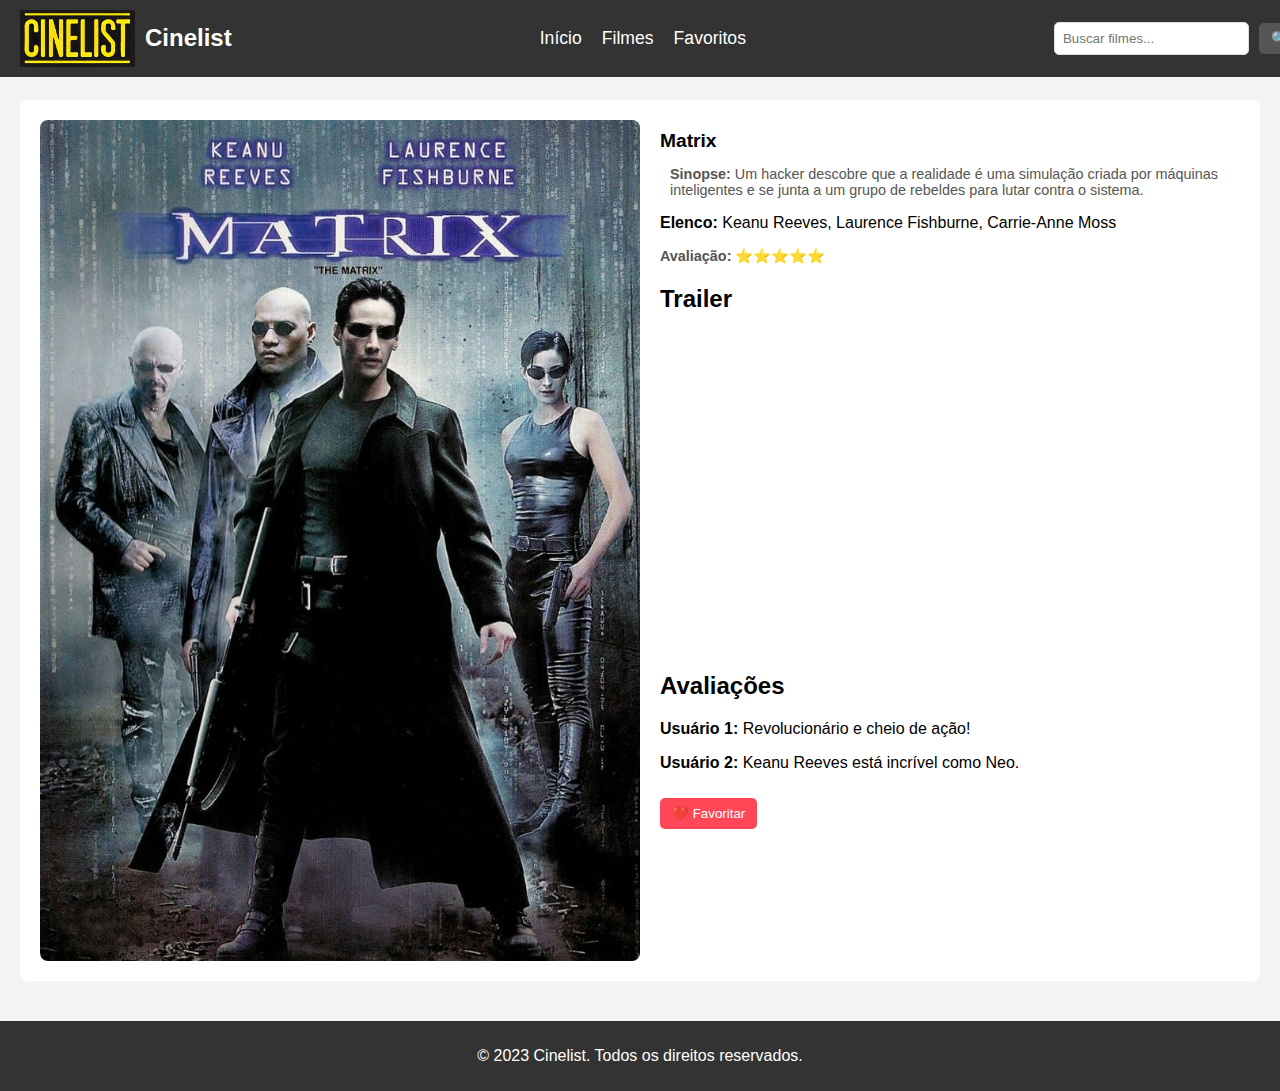
<file: public/matrix.html>
<!DOCTYPE html>
<html lang="pt-BR">
<head>
    <meta charset="UTF-8">
    <meta name="viewport" content="width=device-width, initial-scale=1.0">
    <title>Matrix - Cinelist</title>
    <link rel="stylesheet" href="styles.css">
</head>
<body>
    <!-- Navbar Fixa -->
    <header class="header">
        <nav class="navbar">
            <div class="logo-container">
                <img src="cinelist.jpg" alt="Cinelist Logo" class="logo">
                <h1 class="logo-text">Cinelist</h1>
            </div>
            <ul class="nav-links">
                <li><a href="index.html">Início</a></li>
                <li><a href="#filmes">Filmes</a></li>
                <li><a href="#favoritos">Favoritos</a></li>
            </ul>
            <form class="search-form">
                <input type="text" placeholder="Buscar filmes..." class="search-input">
                <button type="submit" class="search-button">🔍</button>
            </form>
        </nav>
    </header>

    <!-- Conteúdo Principal -->
    <main class="main">
        <section class="section">
            <article class="movie-details">
                <img src="matrix.jpg" alt="Matrix" class="movie-details-poster">
                <div class="movie-info">
                    <h1 class="movie-title">Matrix</h1>
                    <p class="movie-synopsis"><strong>Sinopse:</strong> Um hacker descobre que a realidade é uma simulação criada por máquinas inteligentes e se junta a um grupo de rebeldes para lutar contra o sistema.</p>
                    <p class="movie-cast"><strong>Elenco:</strong> Keanu Reeves, Laurence Fishburne, Carrie-Anne Moss</p>
                    <p class="movie-rating"><strong>Avaliação:</strong> ⭐⭐⭐⭐⭐</p>
                    <div class="trailer">
                        <h2>Trailer</h2>
                        <iframe width="560" height="315" src="https://www.youtube.com/embed/vKQi3bBA1y8" frameborder="0" allowfullscreen></iframe>
                    </div>
                    <div class="reviews">
                        <h2>Avaliações</h2>
                        <p><strong>Usuário 1:</strong> Revolucionário e cheio de ação!</p>
                        <p><strong>Usuário 2:</strong> Keanu Reeves está incrível como Neo.</p>
                    </div>
                    <button class="favorite-button">❤️ Favoritar</button>
                </div>
            </article>
        </section>
    </main>

    <!-- Rodapé -->
    <footer class="footer">
        <p>&copy; 2023 Cinelist. Todos os direitos reservados.</p>
    </footer>
</body>
</html>
</file>
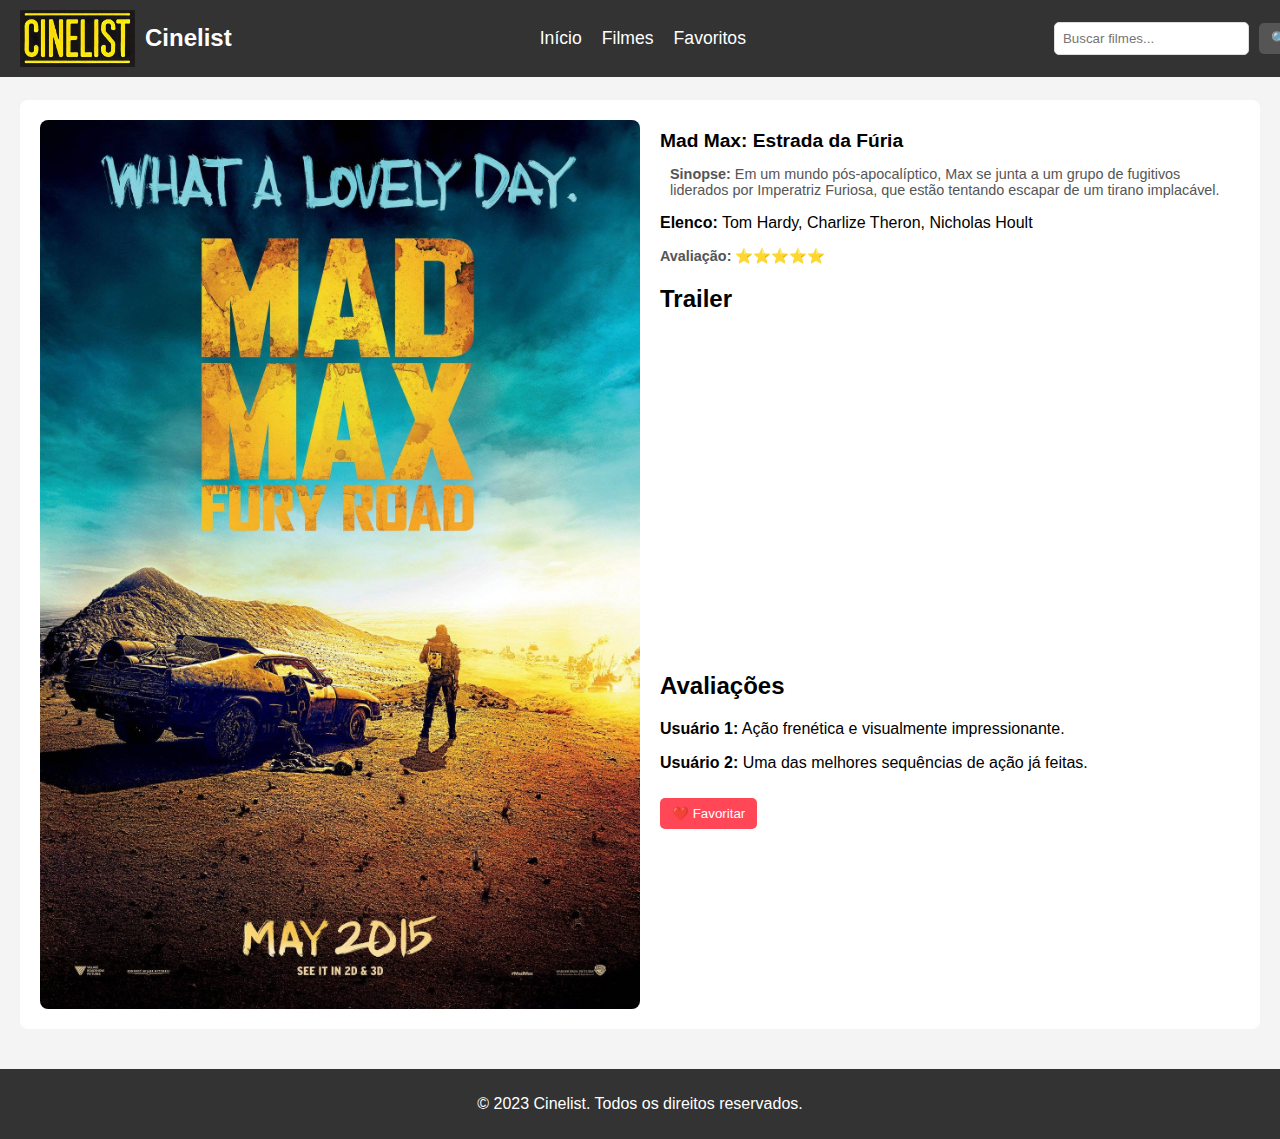
<file: public/max.html>
<!DOCTYPE html>
<html lang="pt-BR">
<head>
    <meta charset="UTF-8">
    <meta name="viewport" content="width=device-width, initial-scale=1.0">
    <title>Mad Max: Estrada da Fúria - Cinelist</title>
    <link rel="stylesheet" href="styles.css">
</head>
<body>
    <!-- Navbar Fixa -->
    <header class="header">
        <nav class="navbar">
            <div class="logo-container">
                <img src="cinelist.jpg" alt="Cinelist Logo" class="logo">
                <h1 class="logo-text">Cinelist</h1>
            </div>
            <ul class="nav-links">
                <li><a href="index.html">Início</a></li>
                <li><a href="#filmes">Filmes</a></li>
                <li><a href="#favoritos">Favoritos</a></li>
            </ul>
            <form class="search-form">
                <input type="text" placeholder="Buscar filmes..." class="search-input">
                <button type="submit" class="search-button">🔍</button>
            </form>
        </nav>
    </header>

    <!-- Conteúdo Principal -->
    <main class="main">
        <section class="section">
            <article class="movie-details">
                <img src="max.jpg" alt="Mad Max: Estrada da Fúria" class="movie-details-poster">
                <div class="movie-info">
                    <h1 class="movie-title">Mad Max: Estrada da Fúria</h1>
                    <p class="movie-synopsis"><strong>Sinopse:</strong> Em um mundo pós-apocalíptico, Max se junta a um grupo de fugitivos liderados por Imperatriz Furiosa, que estão tentando escapar de um tirano implacável.</p>
                    <p class="movie-cast"><strong>Elenco:</strong> Tom Hardy, Charlize Theron, Nicholas Hoult</p>
                    <p class="movie-rating"><strong>Avaliação:</strong> ⭐⭐⭐⭐⭐</p>
                    <div class="trailer">
                        <h2>Trailer</h2>
                        <iframe width="560" height="315" src="https://www.youtube.com/embed/hEJnMQG9ev8" frameborder="0" allowfullscreen></iframe>
                    </div>
                    <div class="reviews">
                        <h2>Avaliações</h2>
                        <p><strong>Usuário 1:</strong> Ação frenética e visualmente impressionante.</p>
                        <p><strong>Usuário 2:</strong> Uma das melhores sequências de ação já feitas.</p>
                    </div>
                    <button class="favorite-button">❤️ Favoritar</button>
                </div>
            </article>
        </section>
    </main>

    <!-- Rodapé -->
    <footer class="footer">
        <p>&copy; 2023 Cinelist. Todos os direitos reservados.</p>
    </footer>
</body>
</html>
</file>
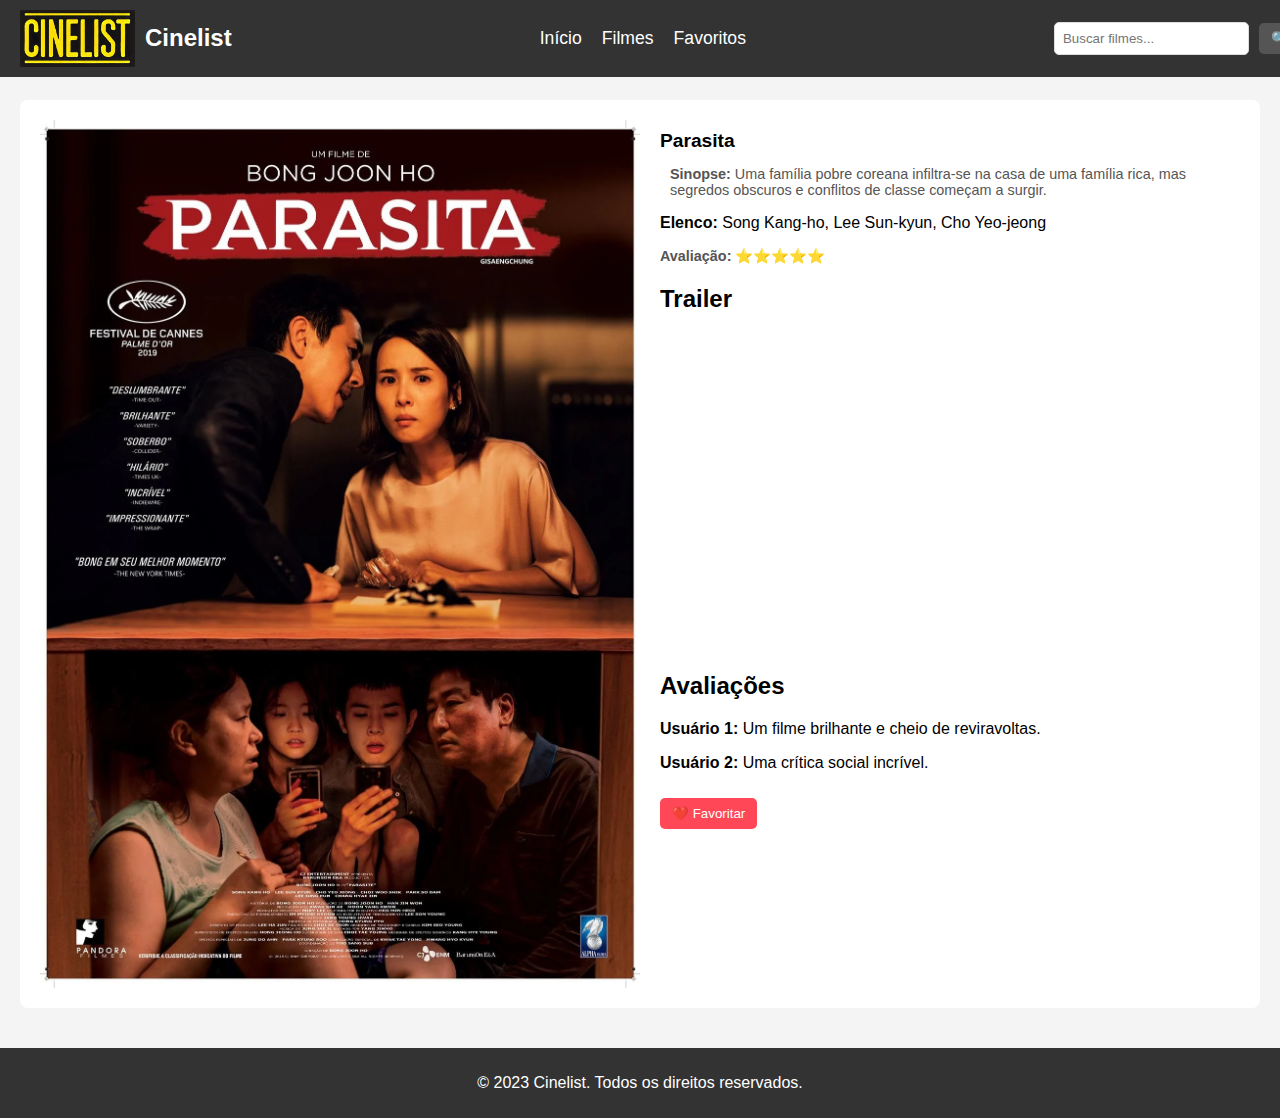
<file: public/parasita.html>
<!DOCTYPE html>
<html lang="pt-BR">
<head>
    <meta charset="UTF-8">
    <meta name="viewport" content="width=device-width, initial-scale=1.0">
    <title>Parasita - Cinelist</title>
    <link rel="stylesheet" href="styles.css">
</head>
<body>
    <!-- Navbar Fixa -->
    <header class="header">
        <nav class="navbar">
            <div class="logo-container">
                <img src="cinelist.jpg" alt="Cinelist Logo" class="logo">
                <h1 class="logo-text">Cinelist</h1>
            </div>
            <ul class="nav-links">
                <li><a href="index.html">Início</a></li>
                <li><a href="#filmes">Filmes</a></li>
                <li><a href="#favoritos">Favoritos</a></li>
            </ul>
            <form class="search-form">
                <input type="text" placeholder="Buscar filmes..." class="search-input">
                <button type="submit" class="search-button">🔍</button>
            </form>
        </nav>
    </header>

    <!-- Conteúdo Principal -->
    <main class="main">
        <section class="section">
            <article class="movie-details">
                <img src="parasita.jpg" alt="Parasita" class="movie-details-poster">
                <div class="movie-info">
                    <h1 class="movie-title">Parasita</h1>
                    <p class="movie-synopsis"><strong>Sinopse:</strong> Uma família pobre coreana infiltra-se na casa de uma família rica, mas segredos obscuros e conflitos de classe começam a surgir.</p>
                    <p class="movie-cast"><strong>Elenco:</strong> Song Kang-ho, Lee Sun-kyun, Cho Yeo-jeong</p>
                    <p class="movie-rating"><strong>Avaliação:</strong> ⭐⭐⭐⭐⭐</p>
                    <div class="trailer">
                        <h2>Trailer</h2>
                        <iframe width="560" height="315" src="https://www.youtube.com/embed/5xH0HfJHsaY" frameborder="0" allowfullscreen></iframe>
                    </div>
                    <div class="reviews">
                        <h2>Avaliações</h2>
                        <p><strong>Usuário 1:</strong> Um filme brilhante e cheio de reviravoltas.</p>
                        <p><strong>Usuário 2:</strong> Uma crítica social incrível.</p>
                    </div>
                    <button class="favorite-button">❤️ Favoritar</button>
                </div>
            </article>
        </section>
    </main>

    <!-- Rodapé -->
    <footer class="footer">
        <p>&copy; 2023 Cinelist. Todos os direitos reservados.</p>
    </footer>
</body>
</html>
</file>
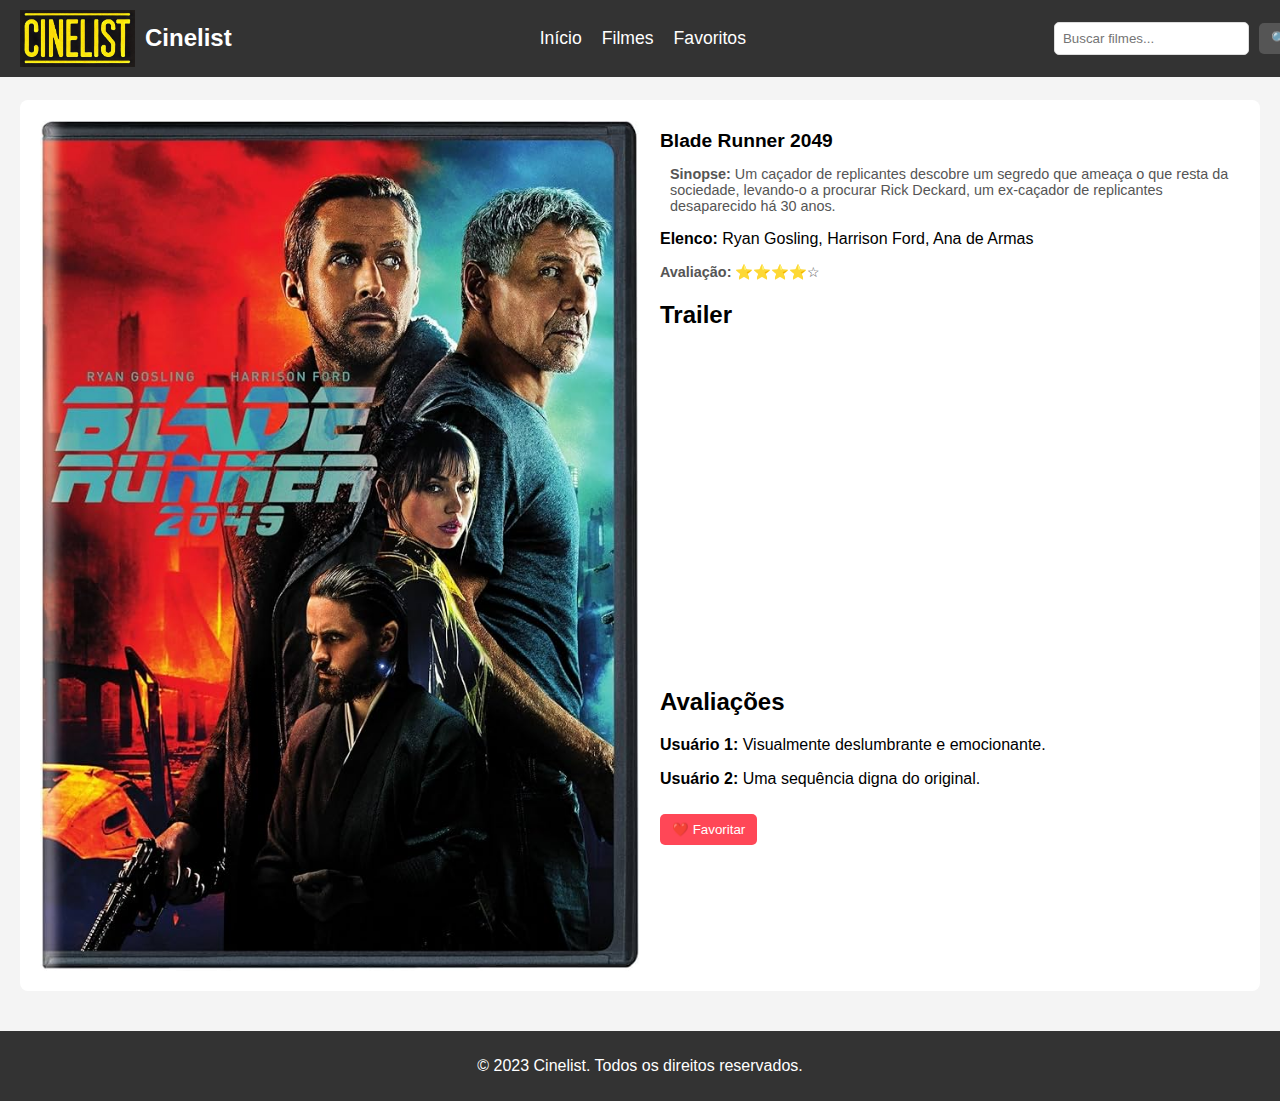
<file: public/runner.html>
<!DOCTYPE html>
<html lang="pt-BR">
<head>
    <meta charset="UTF-8">
    <meta name="viewport" content="width=device-width, initial-scale=1.0">
    <title>Blade Runner 2049 - Cinelist</title>
    <link rel="stylesheet" href="styles.css">
</head>
<body>
    <!-- Navbar Fixa -->
    <header class="header">
        <nav class="navbar">
            <div class="logo-container">
                <img src="cinelist.jpg" alt="Cinelist Logo" class="logo">
                <h1 class="logo-text">Cinelist</h1>
            </div>
            <ul class="nav-links">
                <li><a href="index.html">Início</a></li>
                <li><a href="#filmes">Filmes</a></li>
                <li><a href="#favoritos">Favoritos</a></li>
            </ul>
            <form class="search-form">
                <input type="text" placeholder="Buscar filmes..." class="search-input">
                <button type="submit" class="search-button">🔍</button>
            </form>
        </nav>
    </header>

    <!-- Conteúdo Principal -->
    <main class="main">
        <section class="section">
            <article class="movie-details">
                <img src="runner.jpg" alt="Blade Runner 2049" class="movie-details-poster">
                <div class="movie-info">
                    <h1 class="movie-title">Blade Runner 2049</h1>
                    <p class="movie-synopsis"><strong>Sinopse:</strong> Um caçador de replicantes descobre um segredo que ameaça o que resta da sociedade, levando-o a procurar Rick Deckard, um ex-caçador de replicantes desaparecido há 30 anos.</p>
                    <p class="movie-cast"><strong>Elenco:</strong> Ryan Gosling, Harrison Ford, Ana de Armas</p>
                    <p class="movie-rating"><strong>Avaliação:</strong> ⭐⭐⭐⭐☆</p>
                    <div class="trailer">
                        <h2>Trailer</h2>
                        <iframe width="560" height="315" src="https://www.youtube.com/embed/gCcx85zbxz4" frameborder="0" allowfullscreen></iframe>
                    </div>
                    <div class="reviews">
                        <h2>Avaliações</h2>
                        <p><strong>Usuário 1:</strong> Visualmente deslumbrante e emocionante.</p>
                        <p><strong>Usuário 2:</strong> Uma sequência digna do original.</p>
                    </div>
                    <button class="favorite-button">❤️ Favoritar</button>
                </div>
            </article>
        </section>
    </main>

    <!-- Rodapé -->
    <footer class="footer">
        <p>&copy; 2023 Cinelist. Todos os direitos reservados.</p>
    </footer>
</body>
</html>
</file>
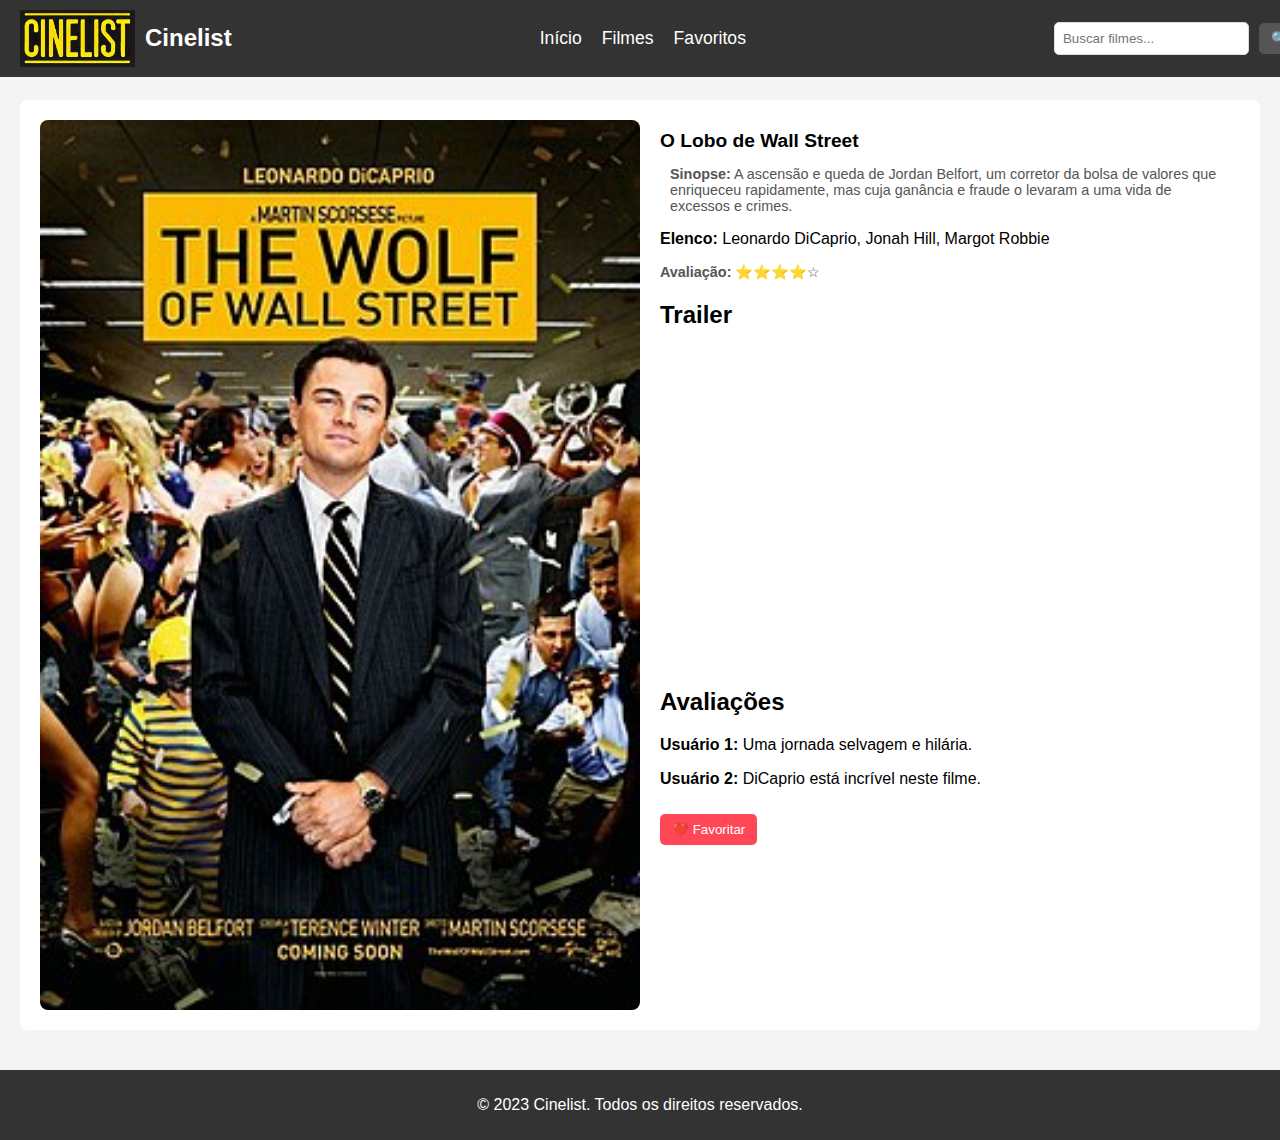
<file: public/street.html>
<!DOCTYPE html>
<html lang="pt-BR">
<head>
    <meta charset="UTF-8">
    <meta name="viewport" content="width=device-width, initial-scale=1.0">
    <title>O Lobo de Wall Street - Cinelist</title>
    <link rel="stylesheet" href="styles.css">
</head>
<body>
    <!-- Navbar Fixa -->
    <header class="header">
        <nav class="navbar">
            <div class="logo-container">
                <img src="cinelist.jpg" alt="Cinelist Logo" class="logo">
                <h1 class="logo-text">Cinelist</h1>
            </div>
            <ul class="nav-links">
                <li><a href="index.html">Início</a></li>
                <li><a href="#filmes">Filmes</a></li>
                <li><a href="#favoritos">Favoritos</a></li>
            </ul>
            <form class="search-form">
                <input type="text" placeholder="Buscar filmes..." class="search-input">
                <button type="submit" class="search-button">🔍</button>
            </form>
        </nav>
    </header>

    <!-- Conteúdo Principal -->
    <main class="main">
        <section class="section">
            <article class="movie-details">
                <img src="street.jpg" alt="O Lobo de Wall Street" class="movie-details-poster">
                <div class="movie-info">
                    <h1 class="movie-title">O Lobo de Wall Street</h1>
                    <p class="movie-synopsis"><strong>Sinopse:</strong> A ascensão e queda de Jordan Belfort, um corretor da bolsa de valores que enriqueceu rapidamente, mas cuja ganância e fraude o levaram a uma vida de excessos e crimes.</p>
                    <p class="movie-cast"><strong>Elenco:</strong> Leonardo DiCaprio, Jonah Hill, Margot Robbie</p>
                    <p class="movie-rating"><strong>Avaliação:</strong> ⭐⭐⭐⭐☆</p>
                    <div class="trailer">
                        <h2>Trailer</h2>
                        <iframe width="560" height="315" src="https://www.youtube.com/embed/iszwuX1AK6A" frameborder="0" allowfullscreen></iframe>
                    </div>
                    <div class="reviews">
                        <h2>Avaliações</h2>
                        <p><strong>Usuário 1:</strong> Uma jornada selvagem e hilária.</p>
                        <p><strong>Usuário 2:</strong> DiCaprio está incrível neste filme.</p>
                    </div>
                    <button class="favorite-button">❤️ Favoritar</button>
                </div>
            </article>
        </section>
    </main>

    <!-- Rodapé -->
    <footer class="footer">
        <p>&copy; 2023 Cinelist. Todos os direitos reservados.</p>
    </footer>
</body>
</html>
</file>
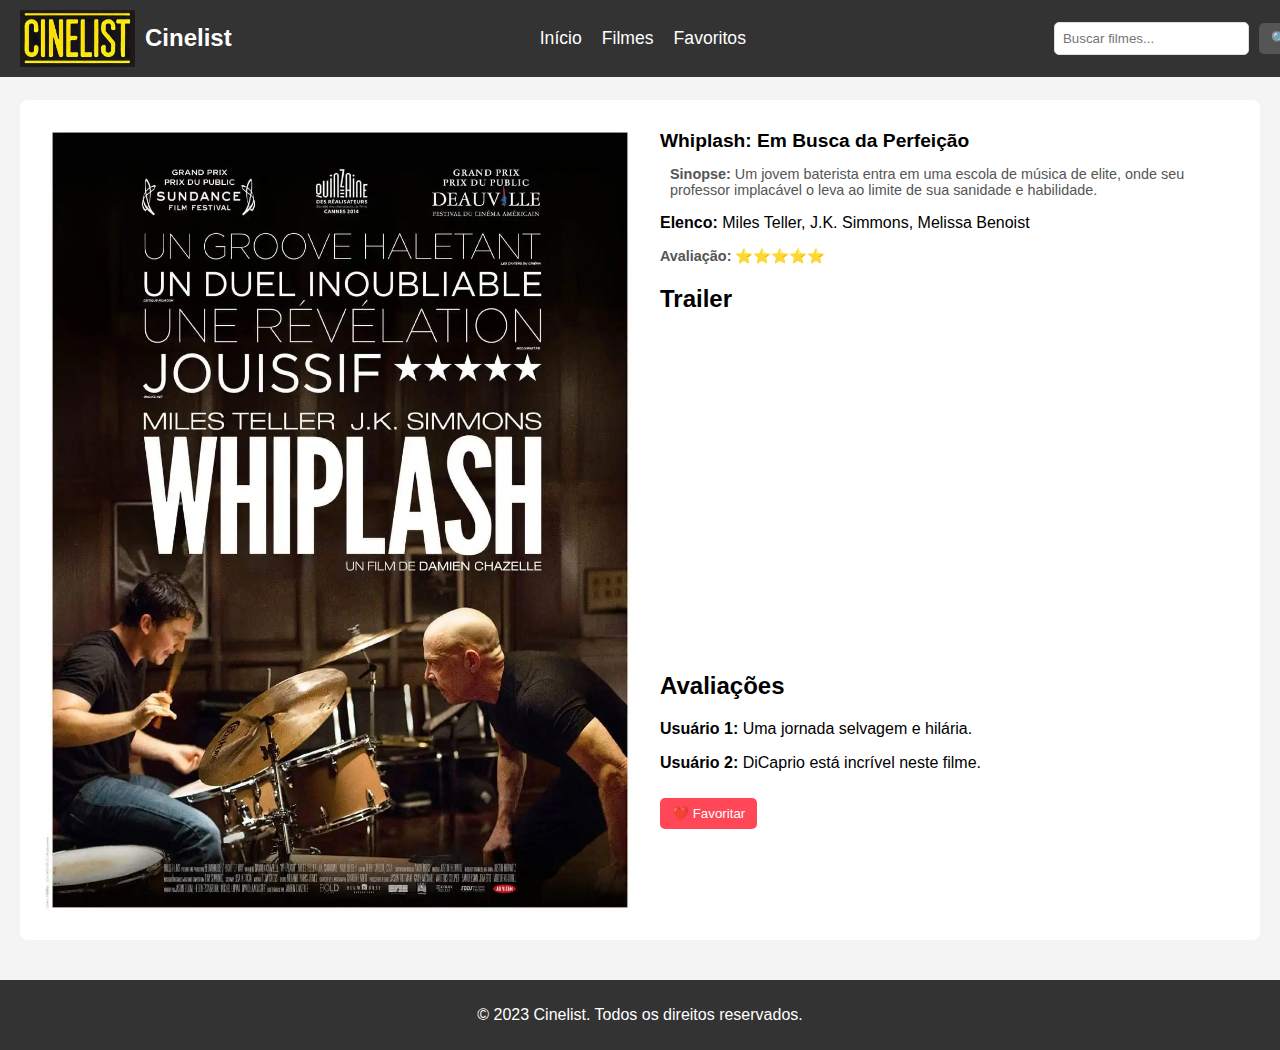
<file: public/whiplash.html>
<!DOCTYPE html>
<html lang="pt-BR">
<head>
    <meta charset="UTF-8">
    <meta name="viewport" content="width=device-width, initial-scale=1.0">
    <title>Whiplash: Em Busca da Perfeição - Cinelist</title>
    <link rel="stylesheet" href="styles.css">
</head>
<body>
    <!-- Navbar Fixa -->
    <header class="header">
        <nav class="navbar">
            <div class="logo-container">
                <img src="cinelist.jpg" alt="Cinelist Logo" class="logo">
                <h1 class="logo-text">Cinelist</h1>
            </div>
            <ul class="nav-links">
                <li><a href="index.html">Início</a></li>
                <li><a href="#filmes">Filmes</a></li>
                <li><a href="#favoritos">Favoritos</a></li>
            </ul>
            <form class="search-form">
                <input type="text" placeholder="Buscar filmes..." class="search-input">
                <button type="submit" class="search-button">🔍</button>
            </form>
        </nav>
    </header>
<!-- Conteúdo Principal -->
<main class="main">
    <section class="section">
        <article class="movie-details">
            <img src="whiplash.jpg" alt="Whiplash: Em Busca da Perfeição" class="movie-details-poster">
            <div class="movie-info">
                <h1 class="movie-title">Whiplash: Em Busca da Perfeição</h1>
                <p class="movie-synopsis"><strong>Sinopse:</strong> Um jovem baterista entra em uma escola de música de elite, onde seu professor implacável o leva ao limite de sua sanidade e habilidade.</p>
                <p class="movie-cast"><strong>Elenco:</strong> Miles Teller, J.K. Simmons, Melissa Benoist</p>
                <p class="movie-rating"><strong>Avaliação:</strong> ⭐⭐⭐⭐⭐</p>
                <div class="trailer">
                    <h2>Trailer</h2>
                    <iframe width="560" height="315" src="https://www.youtube.com/embed/7d_jQycdQGo" frameborder="0" allowfullscreen></iframe>
                </div>
                <div class="reviews">
                    <h2>Avaliações</h2>
                    <p><strong>Usuário 1:</strong> Uma jornada selvagem e hilária.</p>
                    <p><strong>Usuário 2:</strong> DiCaprio está incrível neste filme.</p>
                </div>
                <button class="favorite-button">❤️ Favoritar</button>
            </div>
        </article>
    </section>
</main>

<!-- Rodapé -->
<footer class="footer">
    <p>&copy; 2023 Cinelist. Todos os direitos reservados.</p>
</footer>
</body>
</html>
</file>
<file: public/styles.css>
/* Estilos Gerais */
body {
    font-family: Arial, sans-serif;
    margin: 0;
    padding: 0;
    background-color: #f4f4f4;
}

/* Navbar */
.header {
    background-color: #333;
    color: white;
    padding: 10px 20px;
    position: fixed;
    width: 100%;
    top: 0;
    z-index: 1000;
}

.navbar {
    display: flex;
    justify-content: space-between;
    align-items: center;
}

.logo-container {
    display: flex;
    align-items: center;
}

.logo {
    width: 115px;
    height: auto;
    margin-right: 10px;
}

.logo-text {
    font-size: 1.5em;
    margin: 0;
}

.nav-links {
    list-style: none;
    display: flex;
    gap: 20px;
    margin: 0;
    padding: 0;
}

.nav-links a {
    color: white;
    text-decoration: none;
    font-size: 1.1em;
}

.search-form {
    display: flex;
    align-items: center;
}

.search-input {
    padding: 8px;
    border-radius: 5px;
    border: 1px solid #ddd;
    margin-right: 10px;
}

.search-button {
    padding: 8px 12px;
    background-color: #555;
    color: white;
    border: none;
    border-radius: 5px;
    cursor: pointer;
}

/* Conteúdo Principal */
.main {
    padding-top: 80px;
}

.section {
    padding: 20px;
}

.movie-grid {
    display: grid;
    grid-template-columns: repeat(auto-fill, minmax(200px, 1fr));
    gap: 20px;
}

.movie-card {
    background-color: white;
    border: 1px solid #ddd;
    border-radius: 8px;
    overflow: hidden;
    text-align: center;
    transition: transform 0.2s ease-in-out;
}

.movie-card:hover {
    transform: scale(1.05);
}

.movie-poster {
    width: 100%;
    height: auto;
}

.movie-title {
    font-size: 1.2em;
    margin: 10px 0;
}

.movie-synopsis {
    font-size: 0.9em;
    color: #555;
    padding: 0 10px;
}

.movie-rating {
    font-size: 0.9em;
    color: #555;
}

.favorite-button {
    background-color: #ff4757;
    color: white;
    border: none;
    padding: 8px 12px;
    border-radius: 5px;
    cursor: pointer;
    margin: 10px 0;
}

/* Página de Detalhes */
.movie-details {
    display: flex;
    gap: 20px;
    padding: 20px;
    background-color: white;
    border-radius: 8px;
}

.movie-details-poster {
    width: 600px;
    height: auto;
    border-radius: 8px;
}

.movie-info {
    flex: 1;
}

.movie-trailer {
    width: 100%;
    height: 400px;
    border: none;
    border-radius: 8px;
}

/* Rodapé */
.footer {
    background-color: #333;
    color: white;
    text-align: center;
    padding: 10px 0;
    margin-top: 20px;
}
</file>
